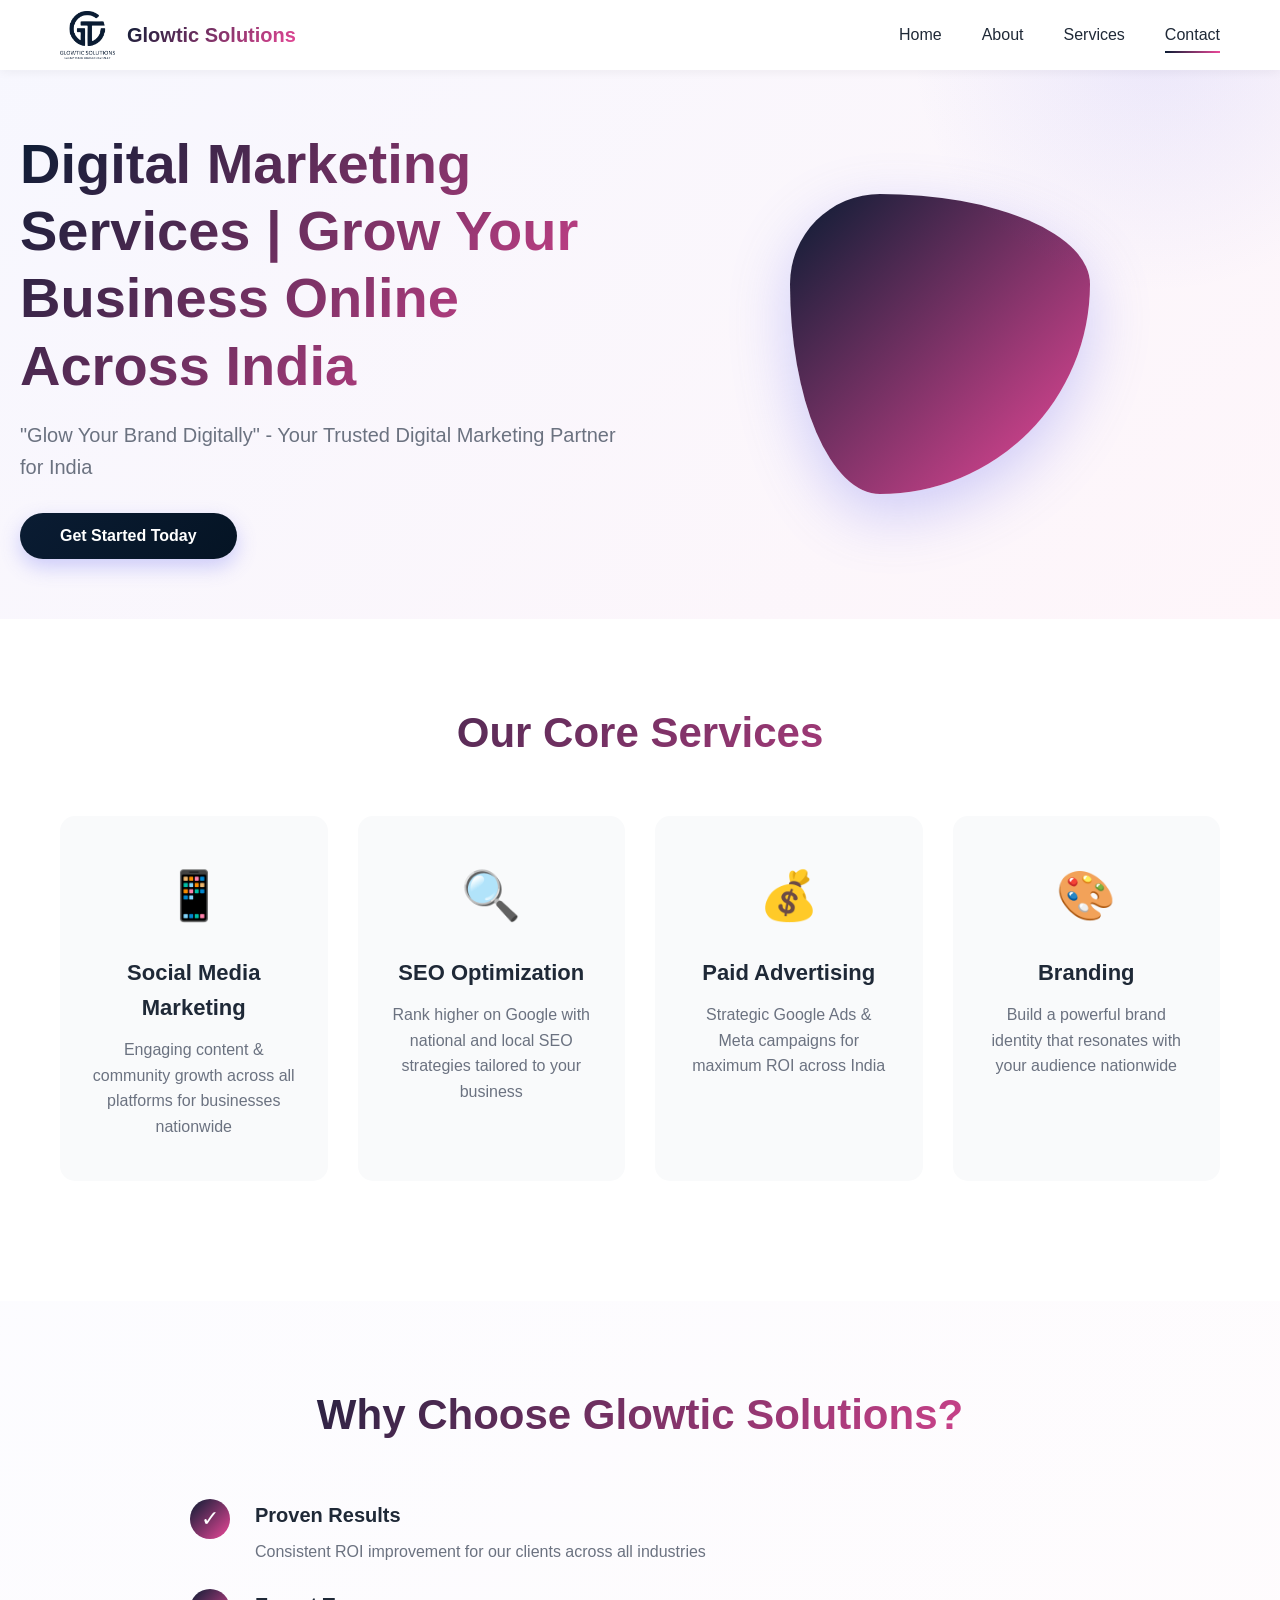
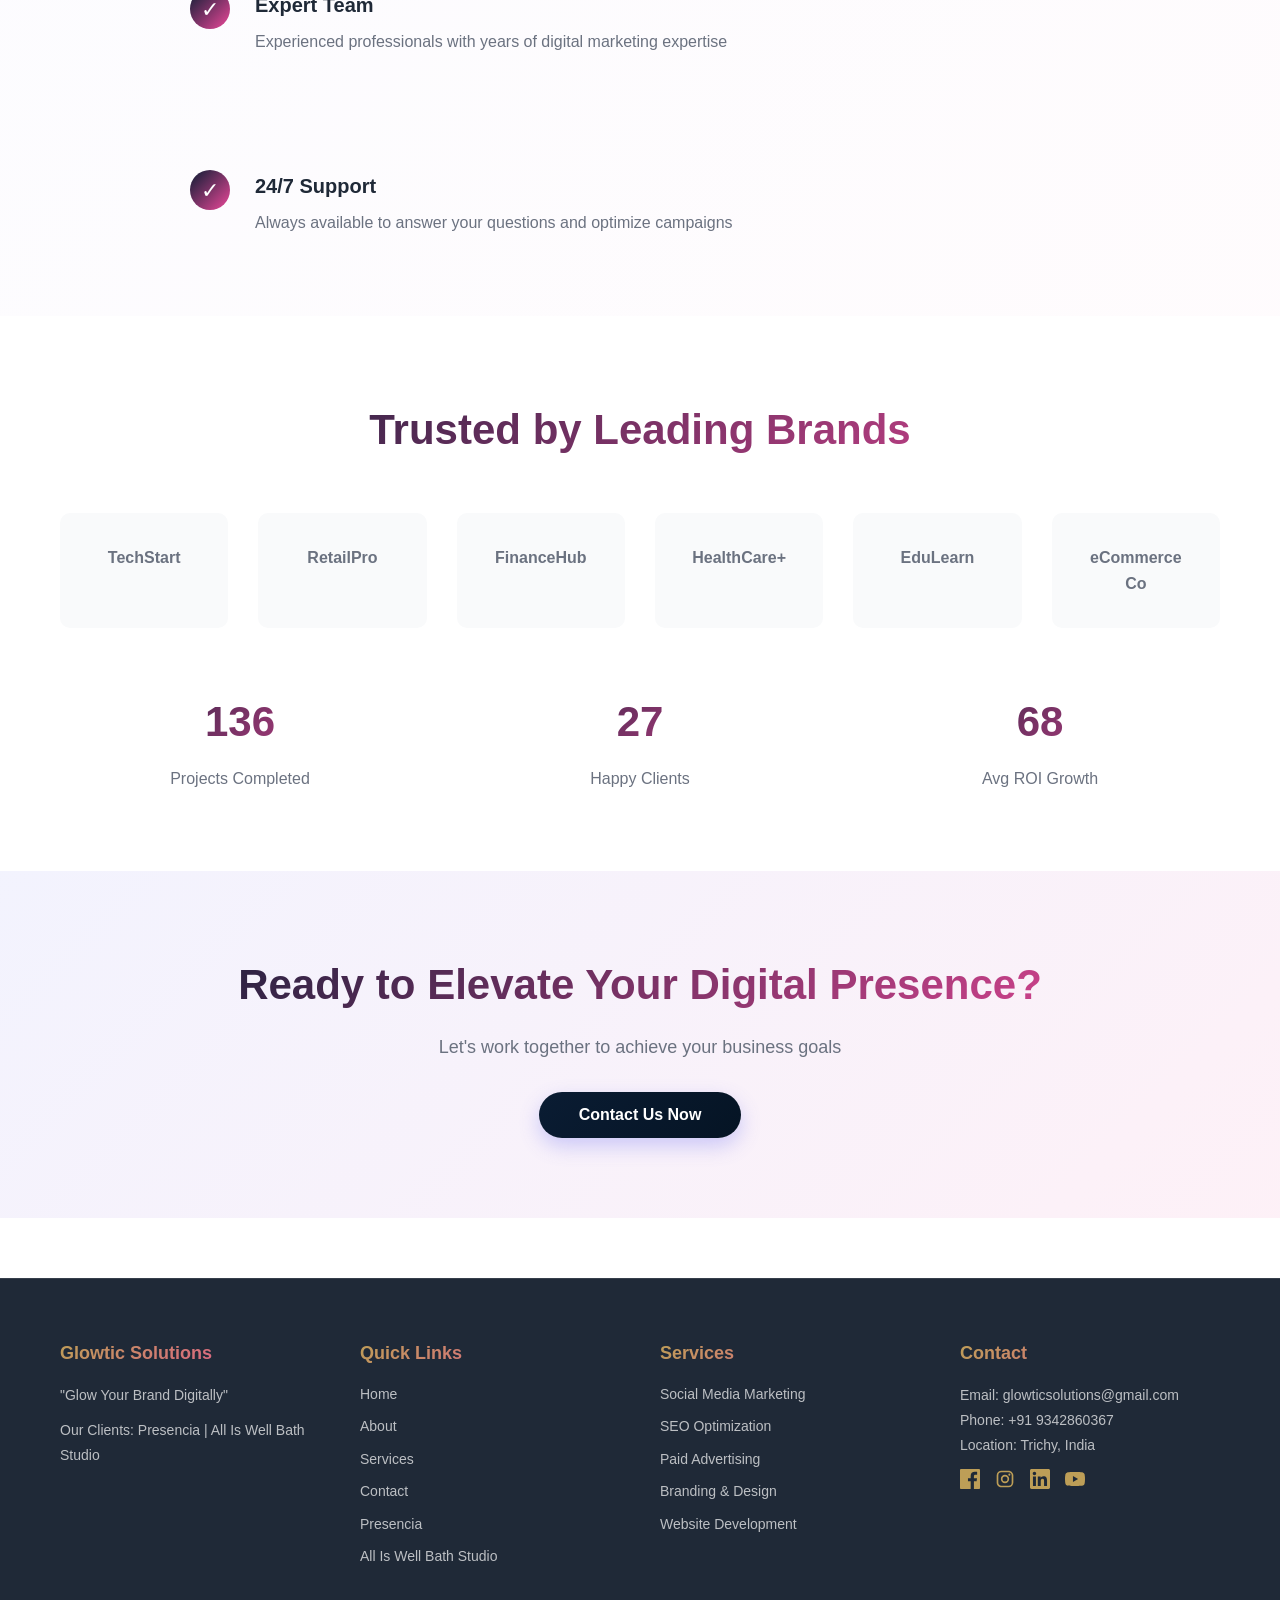
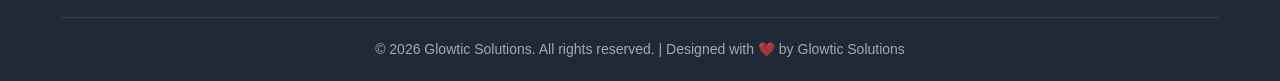
<file: index.html>
<!DOCTYPE html>
<html lang="en">
<head>
    <meta charset="UTF-8">
    <meta name="viewport" content="width=device-width, initial-scale=1.0">
    <title>Glowtic Solutions | Digital Marketing Company Across India & Tamil Nadu</title>
    <meta name="description" content="Glowtic Solutions - Premium Digital Marketing Agency in Tamil Nadu. Offer SEO, Social Media Marketing, Paid Advertising, Branding & Web Development for Trichy, Madurai, Chennai and across India. Get expert digital marketing services at affordable rates.">
    <meta name="keywords" content="digital marketing India, digital marketing services, digital marketing agency, digital marketing Tamil Nadu, digital marketing Trichy, digital marketing Madurai, digital marketing Chennai, best digital marketing company Trichy, digital marketing agency Madurai, SEO services Tamil Nadu, social media marketing Trichy, paid advertising Madurai, branding agency Chennai, web development Trichy, ad agency Tamil Nadu, digital marketing services near me">
    <meta name="geo.placename" content="Trichy, Madurai, Chennai, Tamil Nadu, India">
    <meta name="geo.region" content="IN-TN">
    <meta name="ICBM" content="10.8505,78.6955">
    <meta name="author" content="Glowtic Solutions">
    <meta name="robots" content="index, follow">
    
    <!-- JSON-LD Schema for Local Business SEO -->
    <script type="application/ld+json">
    {
        "@context": "https://schema.org",
        "@type": "LocalBusiness",
        "name": "Glowtic Solutions",
        "image": "GT_transpant_logo.png",
        "description": "Glowtic Solutions is a leading digital marketing agency serving Tamil Nadu and India. We offer SEO services, social media marketing, paid advertising, and branding solutions for businesses in Trichy, Madurai, Chennai, and across India.",
        "url": "https://glowticsolutions.com",
        "telephone": "+919342860367",
        "email": "glowticsolutions@gmail.com",
        "address": {
            "@type": "PostalAddress",
            "streetAddress": "Hanifa Colony",
            "addressLocality": "Trichy",
            "postalCode": "620020",
            "addressCountry": "IN"
        },
        "areaServed": [
            {
                "@type": "City",
                "name": "Trichy",
                "sameAs": "https://en.wikipedia.org/wiki/Tiruchirappalli"
            },
            {
                "@type": "City",
                "name": "Madurai",
                "sameAs": "https://en.wikipedia.org/wiki/Madurai"
            },
            {
                "@type": "City",
                "name": "Chennai",
                "sameAs": "https://en.wikipedia.org/wiki/Chennai"
            },
            {
                "@type": "City",
                "name": "Salem"
            },
            {
                "@type": "City",
                "name": "Coimbatore"
            },
            {
                "@type": "City",
                "name": "Tirunelveli"
            },
            {
                "@type": "City",
                "name": "Vellore"
            },
            {
                "@type": "Region",
                "name": "Tamil Nadu",
                "sameAs": "https://en.wikipedia.org/wiki/Tamil_Nadu"
            },
            {
                "@type": "Country",
                "name": "India"
            }
        ],
        "priceRange": "$$",
        "sameAs": [
            "https://www.facebook.com/glowtic.solutions",
            "https://www.instagram.com/glowtic_solutions",
            "https://www.linkedin.com/company/glowtic-solutions/",
            "https://www.youtube.com/@glowticsolutions"
        ],
        "aggregateRating": {
            "@type": "AggregateRating",
            "ratingValue": "4.8",
            "ratingCount": "150"
        },
        "service": [
            {
                "@type": "Service",
                "name": "SEO Optimization",
                "description": "SEO services to rank higher on Google and drive organic traffic"
            },
            {
                "@type": "Service",
                "name": "Social Media Marketing",
                "description": "Social media marketing services for engagement and community growth"
            },
            {
                "@type": "Service",
                "name": "Paid Advertising",
                "description": "Google Ads and Meta Ads management for maximum ROI"
            },
            {
                "@type": "Service",
                "name": "Branding",
                "description": "Brand strategy and design services"
            },
            {
                "@type": "Service",
                "name": "Website Development",
                "description": "Custom website development and optimization"
            }
        ]
    }
    </script>

    <!-- Open Graph Meta Tags for Social Sharing -->
    <meta property="og:title" content="Glowtic Solutions | Digital Marketing Company Across India & Tamil Nadu">
    <meta property="og:description" content="Leading digital marketing agency offering SEO, social media marketing, paid ads, and branding services across India and Tamil Nadu.">
    <meta property="og:type" content="business.business">
    <meta property="og:url" content="https://glowticsolutions.com">
    <meta property="og:image" content="GT_transpant_logo.png">
    
    <!-- Twitter Card Meta Tags -->
    <meta name="twitter:card" content="summary_large_image">
    <meta name="twitter:title" content="Glowtic Solutions | Digital Marketing Company Across India & Tamil Nadu">
    <meta name="twitter:description" content="Leading digital marketing agency offering SEO, social media marketing, paid ads, and branding services across India and Tamil Nadu.">
    <meta name="twitter:image" content="GT_transpant_logo.png">
    
    <!-- Canonical Tag for SEO -->
    <link rel="canonical" href="https://glowticsolutions.com">
    
    <!-- Alternate Language Links (hreflang) -->
    <link rel="alternate" hreflang="en" href="https://glowticsolutions.com">
    <link rel="alternate" hreflang="en-IN" href="https://glowticsolutions.com">
    
    <!-- Location-Specific Meta Tags -->
    <link rel="alternate" hreflang="x-default" href="https://glowticsolutions.com">

    <link rel="stylesheet" href="styles.css">
    <link rel="icon" type="image/x-icon" href="GT_transpant_logo.png">
</head>
<body>
    <!-- Navigation -->
    <nav class="navbar">
        <div class="nav-container">
            <div class="logo">
                <img src="GT_transpant_logo.png" alt="Glowtic Solutions Logo" class="logo-img">
                <span class="logo-text">Glowtic Solutions</span>
            </div>
            <div class="nav-menu">
                <a href="#home" class="nav-link active">Home</a>
                <a href="#about" class="nav-link">About</a>
                <a href="#services" class="nav-link">Services</a>
                <a href="#contact" class="nav-link">Contact</a>
            </div>
            <div class="hamburger">
                <span></span>
                <span></span>
                <span></span>
            </div>
        </div>
    </nav>

    <!-- HOME PAGE -->
    <section id="home" class="page active">
        <!-- Hero Section -->
        <div class="hero">
            <div class="hero-content">
                <h1 class="hero-title">Digital Marketing Services | Grow Your Business Online Across India</h1>
                <p class="hero-subtitle">"Glow Your Brand Digitally" - Your Trusted Digital Marketing Partner for India</p>
                <button class="cta-button primary-btn" onclick="scrollToSection('#contact')">Get Started Today</button>
            </div>
            <div class="hero-image">
                <div class="animated-shape"></div>
            </div>
        </div>

        <!-- Services Preview -->
        <section class="services-preview">
            <div class="container">
                <h2 class="section-title">Our Core Services</h2>
                <div class="services-grid-preview">
                    <div class="service-card-preview">
                        <div class="service-icon">📱</div>
                        <h3>Social Media Marketing</h3>
                        <p>Engaging content & community growth across all platforms for businesses nationwide</p>
                    </div>
                    <div class="service-card-preview">
                        <div class="service-icon">🔍</div>
                        <h3>SEO Optimization</h3>
                        <p>Rank higher on Google with national and local SEO strategies tailored to your business</p>
                    </div>
                    <div class="service-card-preview">
                        <div class="service-icon">💰</div>
                        <h3>Paid Advertising</h3>
                        <p>Strategic Google Ads & Meta campaigns for maximum ROI across India</p>
                    </div>
                    <div class="service-card-preview">
                        <div class="service-icon">🎨</div>
                        <h3>Branding</h3>
                        <p>Build a powerful brand identity that resonates with your audience nationwide</p>
                    </div>
                </div>
            </div>
        </section>

        <!-- Why Choose Us -->
        <section class="why-choose-us">
            <div class="container">
                <div class="why-content">
                    <h2 class="section-title">Why Choose Glowtic Solutions?</h2>
                    <div class="why-list">
                        <div class="why-item">
                            <div class="check-icon">✓</div>
                            <div class="why-text">
                                <h4>Proven Results</h4>
                                <p>Consistent ROI improvement for our clients across all industries</p>
                            </div>
                        </div>
                        <div class="why-item">
                            <div class="check-icon">✓</div>
                            <div class="why-text">
                                <h4>Expert Team</h4>
                                <p>Experienced professionals with years of digital marketing expertise</p>
                            </div>
                        </div>
                        <div class="why-item">
                            <div class="check-icon">✓</div>
                            <div class="why-text">
                                <h4>Data-Driven Approach</h4>
                                <p>Every strategy backed by analytics and performance metrics</p>
                            </div>
                        </div>
                        <div class="why-item">
                            <div class="check-icon">✓</div>
                            <div class="why-text">
                                <h4>24/7 Support</h4>
                                <p>Always available to answer your questions and optimize campaigns</p>
                            </div>
                        </div>
                    </div>
                </div>
            </div>
        </section>

        <!-- Client Trust Section -->
        <section class="client-trust">
            <div class="container">
                <h2 class="section-title">Trusted by Leading Brands</h2>
                <div class="client-logos">
                    <div class="client-logo">TechStart</div>
                    <div class="client-logo">RetailPro</div>
                    <div class="client-logo">FinanceHub</div>
                    <div class="client-logo">HealthCare+</div>
                    <div class="client-logo">EduLearn</div>
                    <div class="client-logo">eCommerce Co</div>
                </div>
                <div class="stats">
                    <div class="stat">
                        <h3>500+</h3>
                        <p>Projects Completed</p>
                    </div>
                    <div class="stat">
                        <h3>100+</h3>
                        <p>Happy Clients</p>
                    </div>
                    <div class="stat">
                        <h3>250%</h3>
                        <p>Avg ROI Growth</p>
                    </div>
                </div>
            </div>
        </section>

        <!-- Contact CTA -->
        <section class="home-contact-cta">
            <div class="container">
                <h2>Ready to Elevate Your Digital Presence?</h2>
                <p>Let's work together to achieve your business goals</p>
                <button class="cta-button primary-btn" onclick="scrollToSection('#contact')">Contact Us Now</button>
            </div>
        </section>
    </section>

    <!-- ABOUT PAGE -->
    <section id="about" class="page">
        <div class="container about-container">
            <h1 class="page-title">About Glowtic Solutions - Digital Marketing Across India </h1>
            <p class="page-subtitle">"Glow Your Brand Digitally"</p>
            
            <div class="about-content">
                <div class="about-section">
                    <h2>Who We Are</h2>
                    <p>Glowtic Solutions is a results-driven digital marketing agency dedicated to helping businesses grow across India. With a team of creative strategists, designers, and data analysts, we're a leading digital marketing company transforming brands and driving meaningful engagement with your target audience, whether you're based in Trichy, Chennai, Madurai, or anywhere else in India.</p>
                    <p>Founded with a passion for digital excellence, we combine cutting-edge technology with creative storytelling to deliver high-impact digital marketing campaigns that convert. Whether you need SEO services, social media marketing, paid ads, or branding - we serve businesses nationwide and are your trusted digital partner.</p>
                </div>

                <div class="about-section">
                    <h2>Our Mission</h2>
                    <p>To empower businesses of all sizes with innovative digital marketing solutions that drive growth, increase visibility, and maximize return on investment.</p>
                </div>

                <div class="about-section">
                    <h2>Our Vision</h2>
                    <p>To be the most trusted digital marketing partner for businesses seeking sustainable growth through strategic digital innovation and authentic customer engagement.</p>
                </div>

                <div class="about-section">
                    <h2>Our Core Values</h2>
                    <div class="values-grid">
                        <div class="value-card">
                            <h3>Integrity</h3>
                            <p>We believe in transparent communication and honest reporting</p>
                        </div>
                        <div class="value-card">
                            <h3>Innovation</h3>
                            <p>Constantly evolving to stay ahead of digital marketing trends</p>
                        </div>
                        <div class="value-card">
                            <h3>Excellence</h3>
                            <p>Delivering exceptional results that exceed expectations</p>
                        </div>
                        <div class="value-card">
                            <h3>Collaboration</h3>
                            <p>Your success is our success - we work as true partners</p>
                        </div>
                    </div>
                </div>

                <div class="about-section">
                    <h2>Our Expertise</h2>
                    <p>We specialize in:</p>
                    <ul class="expertise-list">
                        <li>Social Media Marketing & Community Management</li>
                        <li>SEO & Organic Growth Strategies</li>
                        <li>Performance Advertising (Google Ads, Meta Ads)</li>
                        <li>Brand Development & Strategy</li>
                        <li>Website Development & Optimization</li>
                        <li>Content Creation & Strategy</li>
                    </ul>
                </div>
            </div>
        </div>
    </section>

    <!-- SERVICES PAGE -->
    <section id="services" class="page">
        <div class="container services-container">
            <h1 class="page-title">Digital Marketing Services Across India</h1>
            <p class="services-intro">Comprehensive digital marketing solutions tailored to your business needs. From SEO to paid advertising, we offer complete digital marketing services for all businesses across India, including Trichy, Chennai, Madurai, and more.</p>
            
            <div class="services-full-grid">
                <!-- SEO Service -->
                <div class="service-full-card">
                    <div class="service-header">
                        <div class="service-large-icon">🔍</div>
                        <h2>SEO Optimization Services</h2>
                    </div>
                    <div class="service-body">
                        <h3>SEO Services - Rank Higher on Google</h3>
                        <p>Our SEO experts ensure your website ranks high on search engines, driving quality organic traffic to your business. We specialize in both national and local SEO for businesses across India, including Trichy, Madurai, and Chennai.</p>
                        <h4>What We Offer:</h4>
                        <ul>
                            <li>Comprehensive keyword research & strategy</li>
                            <li>On-page & technical SEO optimization</li>
                            <li>Link building & authority development</li>
                            <li>Monthly performance reporting & analytics</li>
                            <li>Competitor analysis & benchmarking</li>
                        </ul>
                        <h4>Why Choose Our SEO Service:</h4>
                        <ul>
                            <li>Proven track record of page 1 rankings</li>
                            <li>Sustainable, white-hat SEO practices</li>
                            <li>Custom strategies for your industry</li>
                            <li>Transparent reporting and communication</li>
                        </ul>
                    </div>
                </div>

                <!-- Social Media Marketing Service -->
                <div class="service-full-card">
                    <div class="service-header">
                        <div class="service-large-icon">📱</div>
                        <h2>Social Media Marketing Services</h2>
                    </div>
                    <div class="service-body">
                        <h3>Social Media Marketing - Build Your Online Community</h3>
                        <p>We create engaging content and build authentic communities across all major social platforms. Our social media marketing services help businesses across India connect with their audience and grow their brands.</p>
                        <h4>What We Offer:</h4>
                        <ul>
                            <li>Social media strategy & planning</li>
                            <li>Content creation & scheduling</li>
                            <li>Community management & engagement</li>
                            <li>Influencer partnerships & collaborations</li>
                            <li>Social media advertising campaigns</li>
                        </ul>
                        <h4>Why Choose Our Social Media Service:</h4>
                        <ul>
                            <li>Expert team across all major platforms</li>
                            <li>Data-driven content strategy</li>
                            <li>Consistent brand voice & aesthetics</li>
                            <li>Engagement & follower growth guaranteed</li>
                        </ul>
                    </div>
                </div>

                <!-- Paid Advertising Service -->
                <div class="service-full-card">
                    <div class="service-header">
                        <div class="service-large-icon">💰</div>
                        <h2>Paid Advertising (PPC) Agency</h2>
                    </div>
                    <div class="service-body">
                        <h3>Paid Advertising - Quick Results for Your Business</h3>
                        <p>Strategic paid campaign management on Google Ads and Meta platforms for maximum conversion and efficiency. As a leading ad agency across India, we deliver measurable ROI for your campaigns, whether you're in Trichy, Chennai, or anywhere in the country.</p>
                        <h4>What We Offer:</h4>
                        <ul>
                            <li>Google Ads (Search, Display, Shopping)</li>
                            <li>Meta Ads (Facebook, Instagram, TikTok)</li>
                            <li>Campaign setup, optimization & management</li>
                            <li>A/B testing & continuous improvement</li>
                            <li>Detailed ROI tracking & reporting</li>
                        </ul>
                        <h4>Why Choose Our Paid Ads Service:</h4>
                        <ul>
                            <li>Certified Google & Meta ads specialists</li>
                            <li>Budget optimization for maximum ROI</li>
                            <li>Continuous monitoring & adjustment</li>
                            <li>Transparent cost analysis & performance metrics</li>
                        </ul>
                    </div>
                </div>

                <!-- Branding Service -->
                <div class="service-full-card">
                    <div class="service-header">
                        <div class="service-large-icon">🎨</div>
                        <h2>Branding & Design Services</h2>
                    </div>
                    <div class="service-body">
                        <h3>Branding Services - Stand Out in Your Market</h3>
                        <p>We help businesses across India create a distinctive brand that resonates with their audience and stands out from competitors. Our branding agency builds powerful brand identities that work nationwide.</p>
                        <h4>What We Offer:</h4>
                        <ul>
                            <li>Brand strategy & positioning</li>
                            <li>Logo design & brand identity</li>
                            <li>Brand guidelines & style sheets</li>
                            <li>Marketing collateral design</li>
                            <li>Social media graphics & templates</li>
                        </ul>
                        <h4>Why Choose Our Branding Service:</h4>
                        <ul>
                            <li>Award-winning creative team</li>
                            <li>Personalized brand development</li>
                            <li>Consistent professional aesthetics</li>
                            <li>Premium designs that elevate your business</li>
                        </ul>
                    </div>
                </div>

                <!-- Website Development Service -->
                <div class="service-full-card">
                    <div class="service-header">
                        <div class="service-large-icon">🌐</div>
                        <h2>Website Development Services</h2>
                    </div>
                    <div class="service-body">
                        <h3>Professional Web Solutions - Websites That Convert</h3>
                        <p>Custom website development with conversion optimization for businesses across India. We build high-performance websites that work as hard as you do, serving clients from Trichy to Delhi and beyond.</p>
                        <h4>What We Offer:</h4>
                        <ul>
                            <li>Responsive website design & development</li>
                            <li>E-commerce solutions</li>
                            <li>Website optimization & speed enhancement</li>
                            <li>CMS development (WordPress, etc.)</li>
                            <li>Ongoing maintenance & support</li>
                        </ul>
                        <h4>Why Choose Our Web Development Service:</h4>
                        <ul>
                            <li>Mobile-first, responsive design</li>
                            <li>SEO-optimized structure</li>
                            <li>High-performance & secure sites</li>
                            <li>User experience focused development</li>
                        </ul>
                    </div>
                </div>
            </div>

            <div class="service-cta">
                <h2>Interested in Any of Our Services?</h2>
                <p>Let's discuss how we can help grow your business</p>
                <button class="cta-button primary-btn" onclick="scrollToSection('#contact')">Schedule a Consultation</button>
            </div>
        </div>
    </section>

    <!-- CONTACT PAGE -->
    <section id="contact" class="page">
        <div class="container contact-container">
            <h1 class="page-title">Get In Touch - We Serve Businesses Across India</h1>
            <p class="contact-intro">We'd love to hear from you. Send us a message and let's start working together! We serve businesses across India, including Trichy, Chennai, Madurai, and beyond.</p>
            
            <div class="contact-content">
                <!-- Contact Form -->
                <div class="contact-form-section">
                    <h2>Send Us a Message</h2>
                    <form id="contactForm" class="contact-form">
                        <div class="form-group">
                            <label for="name">Your Name *</label>
                            <input type="text" id="name" name="name" required placeholder="Enter your name">
                        </div>
                        <div class="form-group">
                            <label for="email">Email Address *</label>
                            <input type="email" id="email" name="email" required placeholder="your@email.com">
                        </div>
                        <div class="form-group">
                            <label for="phone">Phone Number</label>
                            <input type="tel" id="phone" name="phone" placeholder="Your phone number">
                        </div>
                        <div class="form-group">
                            <label for="service">Service Interested In</label>
                            <select id="service" name="service">
                                <option value="">Select a service</option>
                                <option value="seo">SEO Optimization</option>
                                <option value="social">Social Media Marketing</option>
                                <option value="ads">Paid Advertising</option>
                                <option value="branding">Branding</option>
                                <option value="web">Website Development</option>
                                <option value="other">Other</option>
                            </select>
                        </div>
                        <div class="form-group">
                            <label for="message">Message *</label>
                            <textarea id="message" name="message" required placeholder="Tell us about your project..." rows="6"></textarea>
                        </div>
                        <button type="submit" class="cta-button primary-btn">Send Message</button>
                    </form>
                    <div id="formMessage" class="form-message"></div>
                </div>

                <!-- Contact Information -->
                <div class="contact-info-section">
                    <h2>Contact Information</h2>
                    
                    <div class="info-block">
                        <h3>📍 Address</h3>
                        <p>Hanifa Colony<br>Trichy - 620020<br>India</p>
                    </div>

                    <div class="info-block follow-us-block">
                        <h3>Follow Us</h3>
                        <div class="contact-follow-social">
                            <a href="https://www.facebook.com/glowtic.solutions" target="_blank" rel="noopener noreferrer" aria-label="Facebook">
                                <svg viewBox="0 0 24 24" xmlns="http://www.w3.org/2000/svg" aria-hidden="true"><path d="M22.675 0h-21.35C.595 0 0 .594 0 1.327v21.346C0 23.406.595 24 1.327 24H12.82V14.706h-3.257v-3.622h3.257V8.413c0-3.226 1.967-4.985 4.839-4.985 1.374 0 2.554.102 2.897.148v3.36l-1.989.001c-1.559 0-1.861.742-1.861 1.829v2.398h3.722l-.485 3.622h-3.237V24h6.342C23.406 24 24 23.406 24 22.673V1.327C24 .594 23.406 0 22.675 0z"/></svg>
                            </a>
                            <a href="https://www.instagram.com/glowtic_solutions?igsh=cTlsbG9wbXFubDA5" target="_blank" rel="noopener noreferrer" aria-label="Instagram">
                                <svg viewBox="0 0 24 24" fill="currentColor" xmlns="http://www.w3.org/2000/svg" aria-hidden="true"><path d="M7.8 2h8.4C19.4 2 22 4.6 22 7.8v8.4a5.8 5.8 0 0 1-5.8 5.8H7.8C4.6 22 2 19.4 2 16.2V7.8A5.8 5.8 0 0 1 7.8 2m-.2 2A3.6 3.6 0 0 0 4 7.6v8.8C4 18.39 5.61 20 7.6 20h8.8a3.6 3.6 0 0 0 3.6-3.6V7.6C20 5.61 18.39 4 16.4 4H7.6m9.65 1.5a1.25 1.25 0 0 1 1.25 1.25A1.25 1.25 0 0 1 17.25 8 1.25 1.25 0 0 1 16 6.75 1.25 1.25 0 0 1 17.25 5.5M12 7a5 5 0 0 1 5 5 5 5 0 0 1-5 5 5 5 0 0 1-5-5 5 5 0 0 1 5-5m0 2a3 3 0 0 0-3 3 3 3 0 0 0 3 3 3 3 0 0 0 3-3 3 3 0 0 0-3-3z"/></svg>
                            </a>
                            <a href="https://www.linkedin.com/company/glowtic-solutions/" target="_blank" rel="noopener noreferrer" aria-label="LinkedIn">
                                <svg viewBox="0 0 24 24" xmlns="http://www.w3.org/2000/svg" aria-hidden="true"><path d="M20.447 20.452h-3.554v-5.569c0-1.329-.024-3.041-1.852-3.041-1.853 0-2.136 1.445-2.136 2.941v5.669h-3.553V9h3.414v1.561h.049c.476-.9 1.637-1.852 3.369-1.852 3.602 0 4.267 2.37 4.267 5.456v6.287zM5.337 7.433c-1.144 0-2.069-.929-2.069-2.069 0-1.143.926-2.069 2.069-2.069 1.141 0 2.069.926 2.069 2.069 0 1.14-.928 2.069-2.069 2.069zm1.777 13.019H3.56V9h3.554v11.452zM22.225 0H1.771C.792 0 0 .774 0 1.727v20.545C0 23.226.792 24 1.771 24h20.451C23.2 24 24 23.226 24 22.273V1.727C24 .774 23.2 0 22.225 0z"/></svg>
                            </a>
                            <a href="https://www.youtube.com/@glowticsolutions" target="_blank" rel="noopener noreferrer" aria-label="YouTube">
                                <svg viewBox="0 0 24 24" xmlns="http://www.w3.org/2000/svg" aria-hidden="true"><path d="M23.498 6.186a2.988 2.988 0 0 0-2.103-2.109C19.683 3.5 12 3.5 12 3.5s-7.683 0-9.395.577A2.988 2.988 0 0 0 .502 6.186 31.956 31.956 0 0 0 0 12a31.956 31.956 0 0 0 .502 5.814 2.988 2.988 0 0 0 2.103 2.109C4.317 20.5 12 20.5 12 20.5s7.683 0 9.395-.577a2.988 2.988 0 0 0 2.103-2.109A31.956 31.956 0 0 0 24 12a31.956 31.956 0 0 0-.502-5.814zM9.545 15.568V8.432l6.182 3.568-6.182 3.568z"/></svg>
                            </a>
                        </div>
                    </div>

                    <div class="info-block">
                        <h3>📧 Email</h3>
                        <p><a href="mailto:glowticsolutions@gmail.com">glowticsolutions@gmail.com</a></p>
                    </div>

                    <div class="info-block">
                        <h3>📞 Phone</h3>
                        <p><a href="tel:+919342860367">+91 9342860367</a></p>
                    </div>

                    <div class="info-block highlight">
                        <h3>💬 WhatsApp Business</h3>
                        <p><a href="https://wa.me/919342860367?text=Hi%20Glowtic%20Solutions%2C%20I%20would%20like%20to%20know%20more%20about%20your%20services" target="_blank" class="whatsapp-link">Message us on WhatsApp</a></p>
                    </div>
                </div>
                </div>
            </div>
        </div>
    </section>

    <!-- Footer -->
    <footer class="footer">
        <div class="container">
            <div class="footer-content">
                <div class="footer-section">
                    <h4>Glowtic Solutions</h4>
                    <p>"Glow Your Brand Digitally"</p>
                    <p>Our Clients: <a href="presencia.html">Presencia</a> | <a href="all-is-well.html">All Is Well Bath Studio</a></p>
                </div>
                <div class="footer-section">
                    <h4>Quick Links</h4>
                    <ul>
                        <li><a href="#home">Home</a></li>
                        <li><a href="#about">About</a></li>
                        <li><a href="#services">Services</a></li>
                        <li><a href="#contact">Contact</a></li>
                        <li><a href="presencia.html">Presencia</a></li>
                        <li><a href="all-is-well.html">All Is Well Bath Studio</a></li>
                    </ul>
                </div>
                <div class="footer-section">
                    <h4>Services</h4>
                    <ul>
                        <li>Social Media Marketing</li>
                        <li>SEO Optimization</li>
                        <li>Paid Advertising</li>
                        <li>Branding & Design</li>
                        <li>Website Development</li>
                    </ul>
                </div>
                <div class="footer-section">
                    <h4>Contact</h4>
                    <p>Email: glowticsolutions@gmail.com<br>Phone: +91 9342860367<br>Location: Trichy, India</p>
                    <div class="footer-social footer-social-inline">
                        <a href="https://www.facebook.com/glowtic.solutions" target="_blank" rel="noopener noreferrer" aria-label="Facebook">
                            <svg viewBox="0 0 24 24" xmlns="http://www.w3.org/2000/svg" aria-hidden="true"><path d="M22.675 0h-21.35C.595 0 0 .594 0 1.327v21.346C0 23.406.595 24 1.327 24H12.82V14.706h-3.257v-3.622h3.257V8.413c0-3.226 1.967-4.985 4.839-4.985 1.374 0 2.554.102 2.897.148v3.36l-1.989.001c-1.559 0-1.861.742-1.861 1.829v2.398h3.722l-.485 3.622h-3.237V24h6.342C23.406 24 24 23.406 24 22.673V1.327C24 .594 23.406 0 22.675 0z"/></svg>
                        </a>
                        <a href="https://www.instagram.com/glowtic_solutions?igsh=cTlsbG9wbXFubDA5" target="_blank" rel="noopener noreferrer" aria-label="Instagram">
                            <svg viewBox="0 0 24 24" fill="currentColor" xmlns="http://www.w3.org/2000/svg" aria-hidden="true"><path d="M7.8 2h8.4C19.4 2 22 4.6 22 7.8v8.4a5.8 5.8 0 0 1-5.8 5.8H7.8C4.6 22 2 19.4 2 16.2V7.8A5.8 5.8 0 0 1 7.8 2m-.2 2A3.6 3.6 0 0 0 4 7.6v8.8C4 18.39 5.61 20 7.6 20h8.8a3.6 3.6 0 0 0 3.6-3.6V7.6C20 5.61 18.39 4 16.4 4H7.6m9.65 1.5a1.25 1.25 0 0 1 1.25 1.25A1.25 1.25 0 0 1 17.25 8 1.25 1.25 0 0 1 16 6.75 1.25 1.25 0 0 1 17.25 5.5M12 7a5 5 0 0 1 5 5 5 5 0 0 1-5 5 5 5 0 0 1-5-5 5 5 0 0 1 5-5m0 2a3 3 0 0 0-3 3 3 3 0 0 0 3 3 3 3 0 0 0 3-3 3 3 0 0 0-3-3z"/></svg>
                        </a>
                        <a href="https://www.linkedin.com/company/glowtic-solutions/" target="_blank" rel="noopener noreferrer" aria-label="LinkedIn">
                            <svg viewBox="0 0 24 24" xmlns="http://www.w3.org/2000/svg" aria-hidden="true"><path d="M20.447 20.452h-3.554v-5.569c0-1.329-.024-3.041-1.852-3.041-1.853 0-2.136 1.445-2.136 2.941v5.669h-3.553V9h3.414v1.561h.049c.476-.9 1.637-1.852 3.369-1.852 3.602 0 4.267 2.37 4.267 5.456v6.287zM5.337 7.433c-1.144 0-2.069-.929-2.069-2.069 0-1.143.926-2.069 2.069-2.069 1.141 0 2.069.926 2.069 2.069 0 1.14-.928 2.069-2.069 2.069zm1.777 13.019H3.56V9h3.554v11.452zM22.225 0H1.771C.792 0 0 .774 0 1.727v20.545C0 23.226.792 24 1.771 24h20.451C23.2 24 24 23.226 24 22.273V1.727C24 .774 23.2 0 22.225 0z"/></svg>
                        </a>
                        <a href="https://www.youtube.com/@glowticsolutions" target="_blank" rel="noopener noreferrer" aria-label="YouTube">
                            <svg viewBox="0 0 24 24" xmlns="http://www.w3.org/2000/svg" aria-hidden="true"><path d="M23.498 6.186a2.988 2.988 0 0 0-2.103-2.109C19.683 3.5 12 3.5 12 3.5s-7.683 0-9.395.577A2.988 2.988 0 0 0 .502 6.186 31.956 31.956 0 0 0 0 12a31.956 31.956 0 0 0 .502 5.814 2.988 2.988 0 0 0 2.103 2.109C4.317 20.5 12 20.5 12 20.5s7.683 0 9.395-.577a2.988 2.988 0 0 0 2.103-2.109A31.956 31.956 0 0 0 24 12a31.956 31.956 0 0 0-.502-5.814zM9.545 15.568V8.432l6.182 3.568-6.182 3.568z"/></svg>
                        </a>
                    </div>
                </div>
            </div>
            <div class="footer-bottom">
                <p>&copy; 2026 Glowtic Solutions. All rights reserved. | Designed with ❤️ by Glowtic Solutions</p>
            </div>
        </div>
    </footer>

    <script src="script.js"></script>
</body>
</html>
</file>
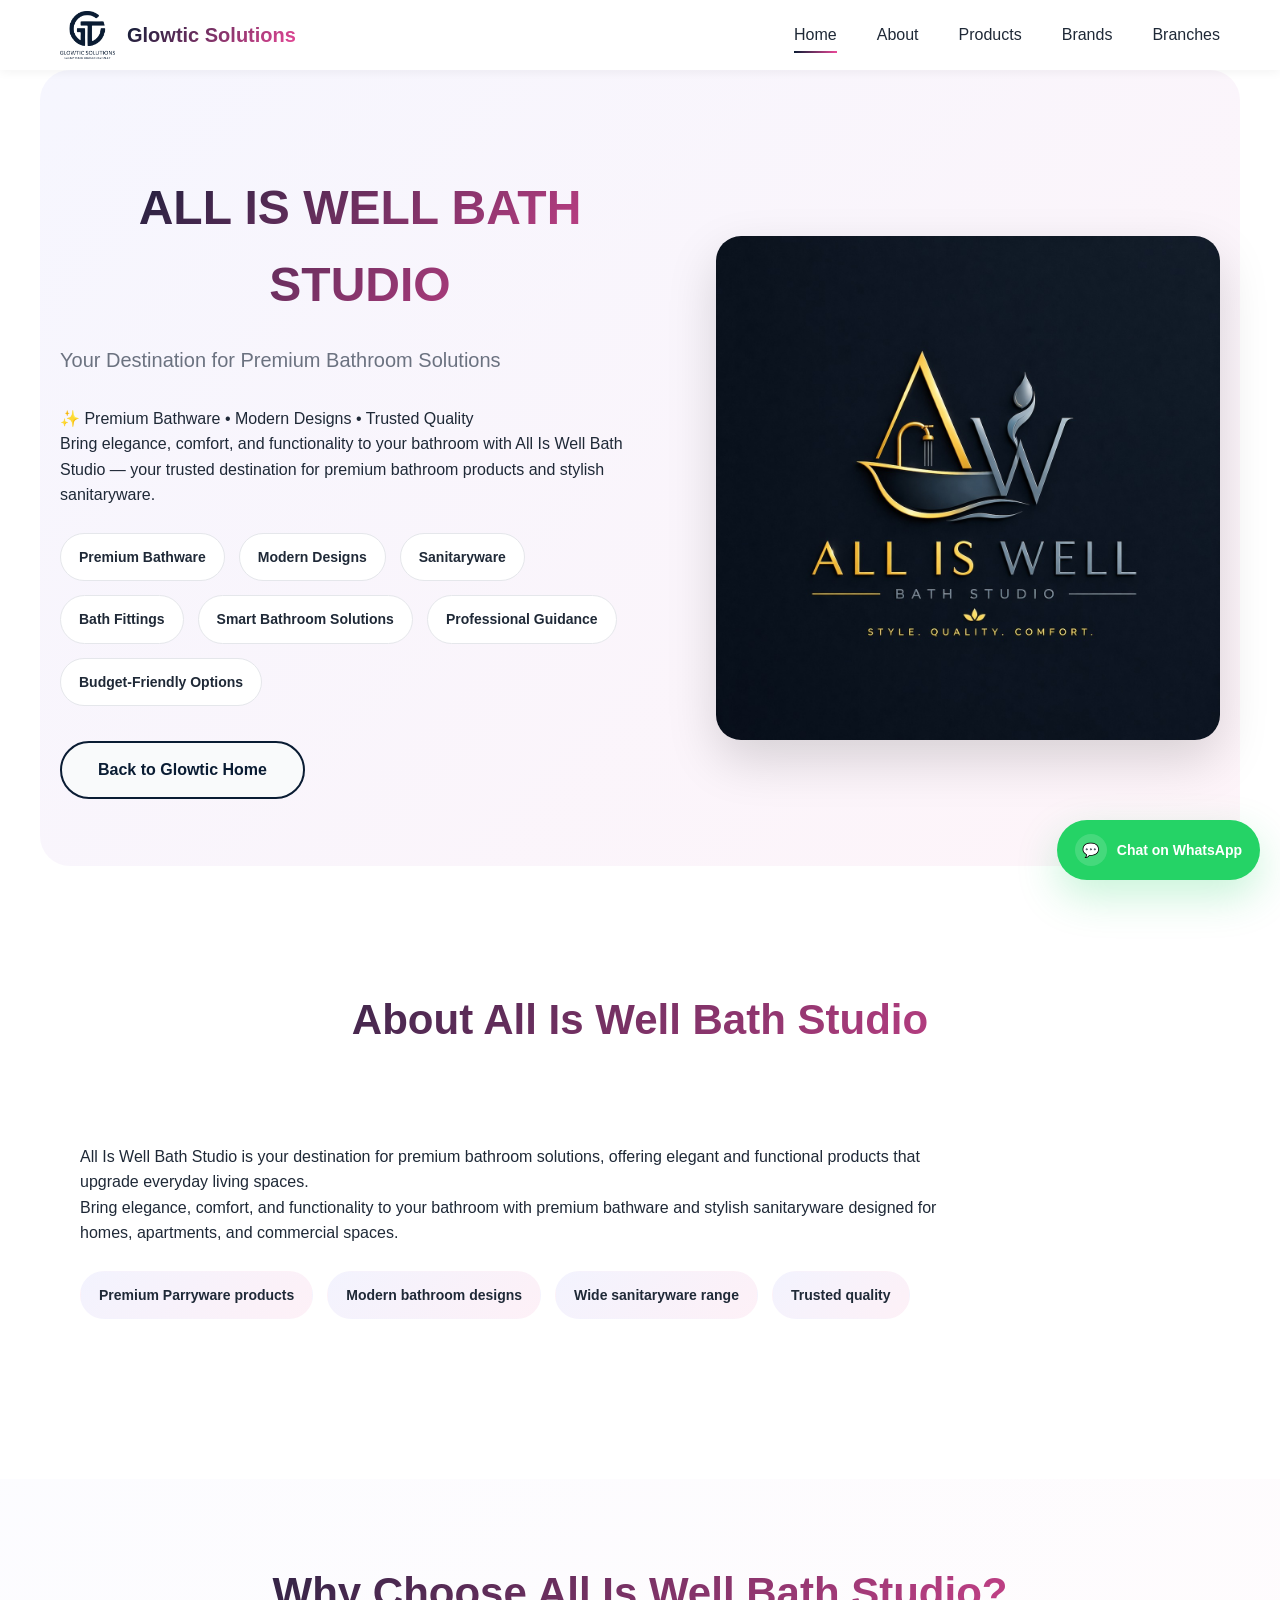
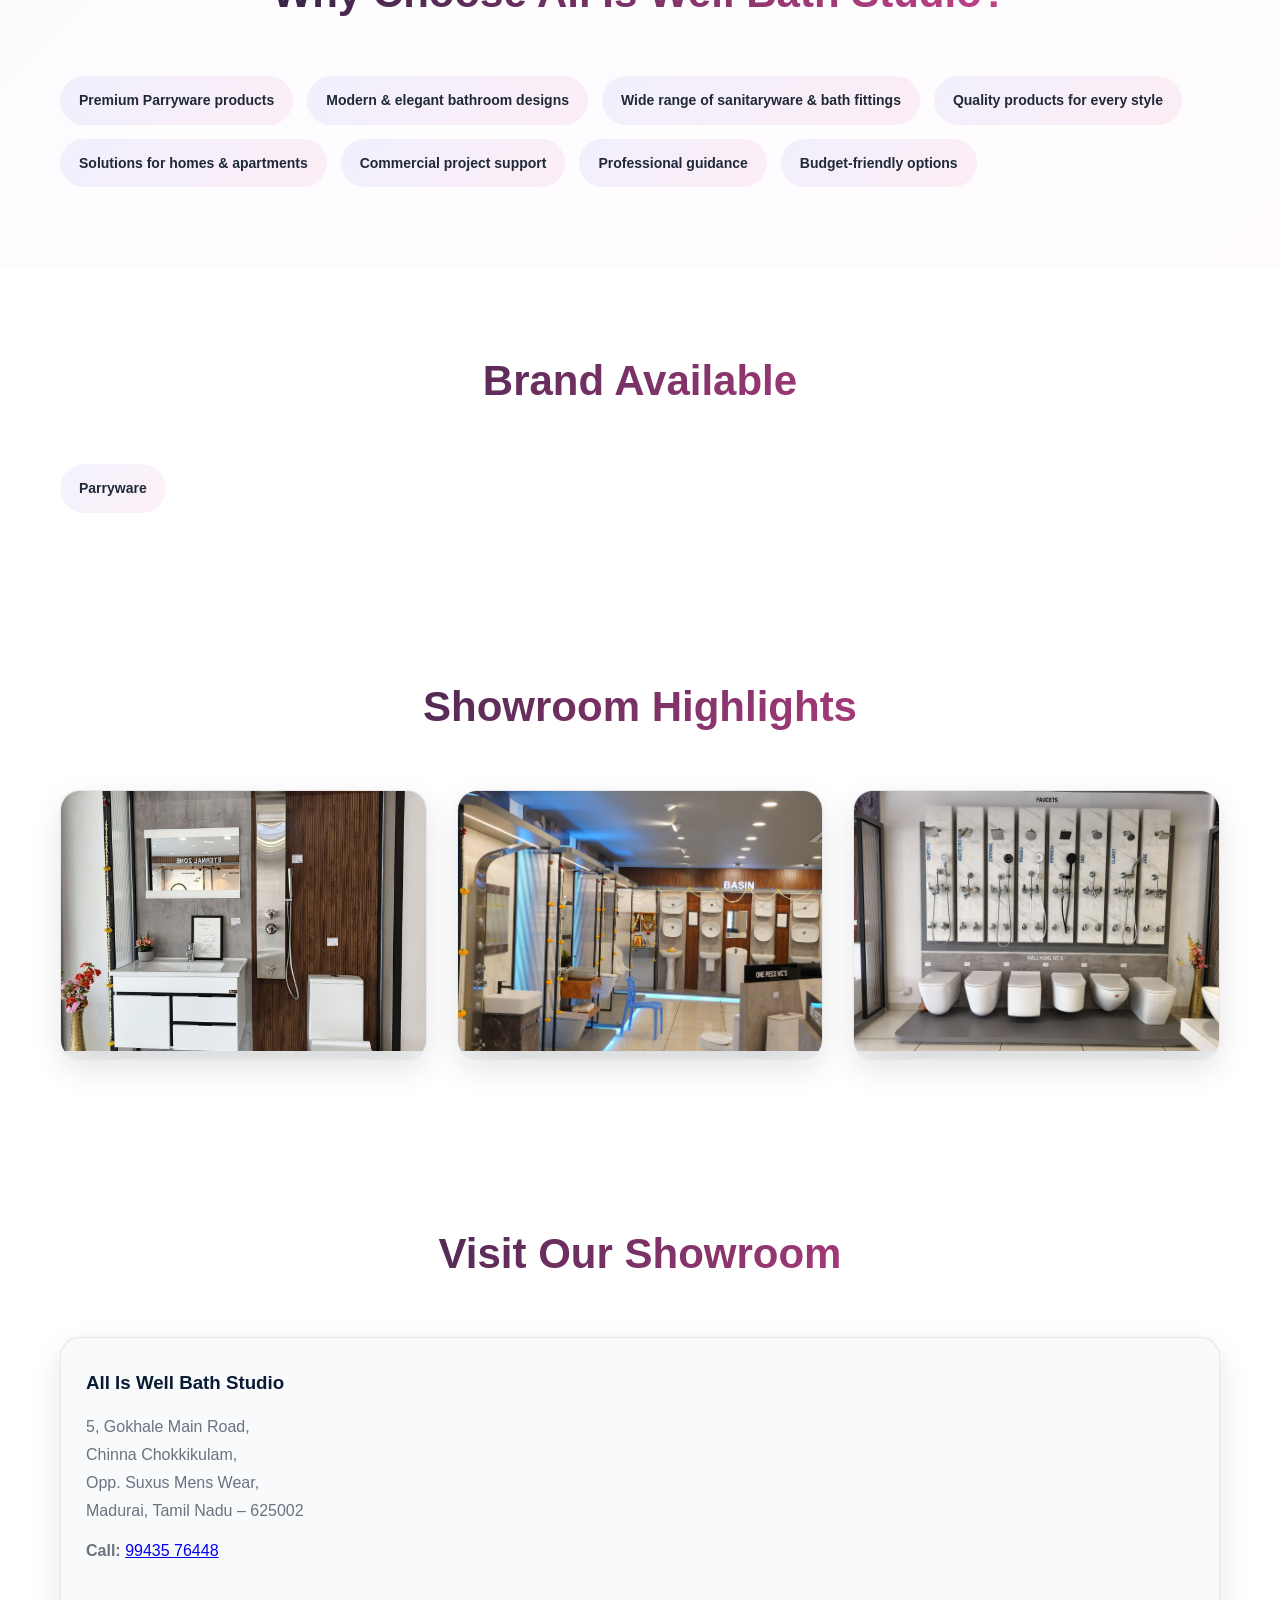
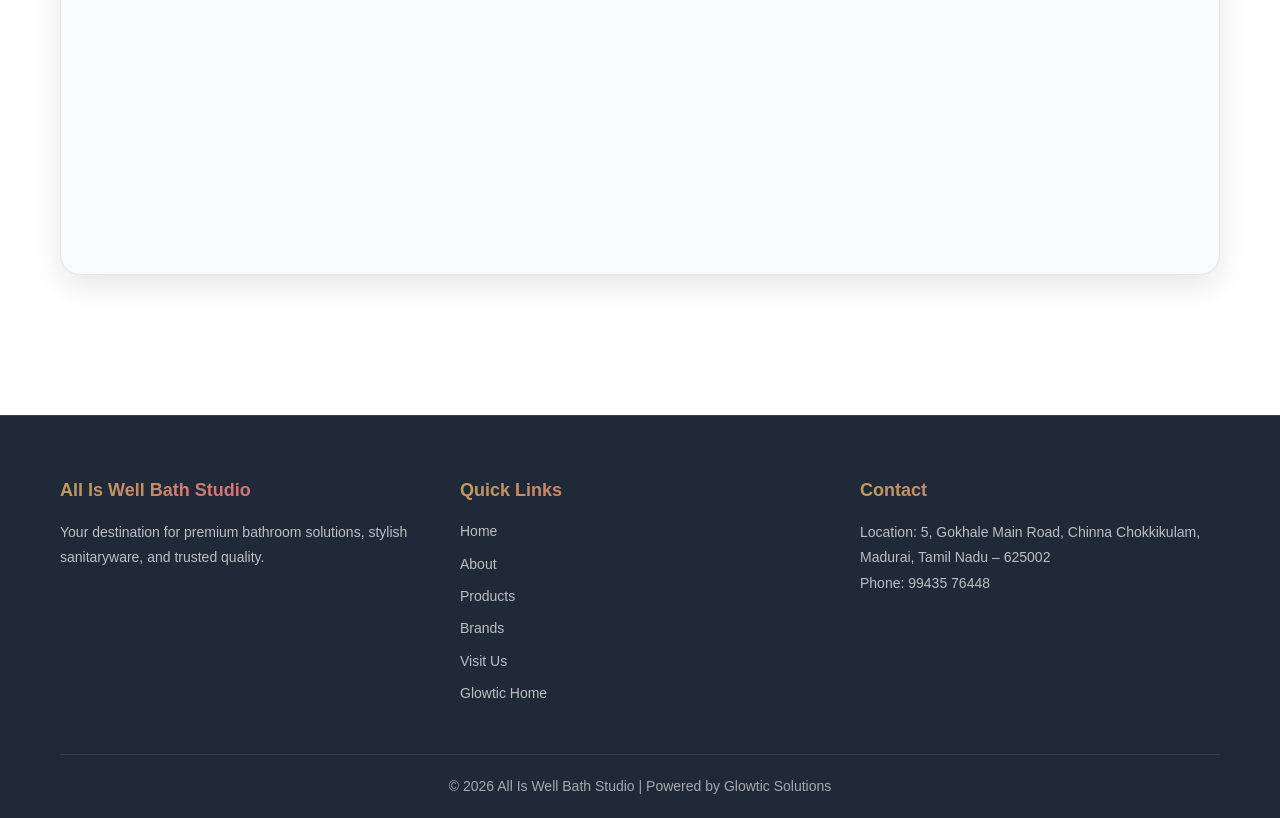
<file: all-is-well.html>
<!DOCTYPE html>
<html lang="en">
<head>
    <!-- Google tag (gtag.js) -->
    <script async src="https://www.googletagmanager.com/gtag/js?id=AW-17692422627"></script>
    <script>
      window.dataLayer = window.dataLayer || [];
      function gtag(){dataLayer.push(arguments);}
      gtag('js', new Date());
      gtag('config', 'AW-17692422627');
    </script>

    <meta charset="UTF-8">
    <meta name="viewport" content="width=device-width, initial-scale=1.0">
    <title>All Is Well Bath Studio | Premium Bathroom Solutions</title>
    <meta name="description" content="All Is Well Bath Studio is your destination for premium bathroom solutions in Madurai, offering Parryware products, modern designs, and trusted quality for stylish bathrooms.">
    <meta name="robots" content="index, follow">
    <link rel="stylesheet" href="styles.css">
    <link rel="icon" type="image/x-icon" href="GT_transpant_logo.png">
</head>
<body>
    <nav class="navbar">
        <div class="nav-container">
            <div class="logo">
                <img src="GT_transpant_logo.png" alt="Glowtic Solutions Logo" class="logo-img">
                <span class="logo-text">Glowtic Solutions</span>
            </div>
            <div class="nav-menu">
                <a href="#home" class="nav-link active">Home</a>
                <a href="#about" class="nav-link">About</a>
                <a href="#products" class="nav-link">Products</a>
                <a href="#brands" class="nav-link">Brands</a>
                <a href="#branches" class="nav-link">Branches</a>
            </div>
            <div class="hamburger">
                <span></span>
                <span></span>
                <span></span>
            </div>
        </div>
    </nav>

    <section id="home" class="page active">
        <div class="client-hero container">
            <div class="hero-content">
                <h1 class="page-title">ALL IS WELL BATH STUDIO</h1>
                <p class="hero-subtitle">Your Destination for Premium Bathroom Solutions</p>
                <p>✨ Premium Bathware • Modern Designs • Trusted Quality</p>
                <p>Bring elegance, comfort, and functionality to your bathroom with All Is Well Bath Studio — your trusted destination for premium bathroom products and stylish sanitaryware.</p>
                <div class="client-chips">
                    <span class="client-chip">Premium Bathware</span>
                    <span class="client-chip">Modern Designs</span>
                    <span class="client-chip">Sanitaryware</span>
                    <span class="client-chip">Bath Fittings</span>
                    <span class="client-chip">Smart Bathroom Solutions</span>
                    <span class="client-chip">Professional Guidance</span>
                    <span class="client-chip">Budget-Friendly Options</span>
                </div>
                <div class="client-footer-cta">
                    <a href="index.html" class="cta-button secondary-btn">Back to Glowtic Home</a>
                </div>
            </div>
            <div class="hero-image">
                <img src="assets/all_is_well/ALL_IS_WELL_LOGO.jpeg" alt="All Is Well Bath Studio logo" class="client-banner-image">
            </div>
        </div>
    </section>

    <section id="about" class="services-preview">
        <div class="container">
            <h2 class="section-title">About All Is Well Bath Studio</h2>
            <div class="about-container">
                <div class="about-content">
                    <p>All Is Well Bath Studio is your destination for premium bathroom solutions, offering elegant and functional products that upgrade everyday living spaces.</p>
                    <p>Bring elegance, comfort, and functionality to your bathroom with premium bathware and stylish sanitaryware designed for homes, apartments, and commercial spaces.</p>
                    <div class="brands-list">
                        <span class="brand-pill">Premium Parryware products</span>
                        <span class="brand-pill">Modern bathroom designs</span>
                        <span class="brand-pill">Wide sanitaryware range</span>
                        <span class="brand-pill">Trusted quality</span>
                    </div>
                </div>
            </div>
        </div>
    </section>

    <section id="products" class="why-choose-us">
        <div class="container">
            <h2 class="section-title">Why Choose All Is Well Bath Studio?</h2>
            <div class="brands-list">
                <span class="brand-pill">Premium Parryware products</span>
                <span class="brand-pill">Modern & elegant bathroom designs</span>
                <span class="brand-pill">Wide range of sanitaryware & bath fittings</span>
                <span class="brand-pill">Quality products for every style</span>
                <span class="brand-pill">Solutions for homes & apartments</span>
                <span class="brand-pill">Commercial project support</span>
                <span class="brand-pill">Professional guidance</span>
                <span class="brand-pill">Budget-friendly options</span>
            </div>
        </div>
    </section>

    <section id="brands" class="client-trust">
        <div class="container">
            <h2 class="section-title">Brand Available</h2>
            <div class="brands-list">
                <span class="brand-pill">Parryware</span>
            </div>
        </div>
    </section>

    <section class="services-preview">
        <div class="container">
            <h2 class="section-title">Showroom Highlights</h2>
            <div class="branch-grid">
                <div class="branch-card">
                    <img src="assets/all_is_well/IMG-20260922-WA0011.jpg" alt="All Is Well Bath Studio showcase" class="client-banner-image" style="border-radius: 0; height: 260px;">
                </div>
                <div class="branch-card">
                    <img src="assets/all_is_well/IMG-20260922-WA0012.jpg" alt="All Is Well Bath Studio product collection" class="client-banner-image" style="border-radius: 0; height: 260px;">
                </div>
                <div class="branch-card">
                    <img src="assets/all_is_well/IMG-20260922-WA0018.jpg" alt="All Is Well Bath Studio bathroom fittings" class="client-banner-image" style="border-radius: 0; height: 260px;">
                </div>
            </div>
        </div>
    </section>

    <section id="branches" class="services-preview">
        <div class="container">
            <h2 class="section-title">Visit Our Showroom</h2>
            <div class="branch-grid">
                <div class="branch-card">
                    <div class="branch-card-inner">
                        <h3>All Is Well Bath Studio</h3>
                        <p>5, Gokhale Main Road,<br>Chinna Chokkikulam,<br>Opp. Suxus Mens Wear,<br>Madurai, Tamil Nadu – 625002</p>
                        <p><strong>Call:</strong> <a href="tel:+919943576448">99435 76448</a></p>
                    </div>
                    <iframe class="map-embed" src="https://www.google.com/maps?q=5%2C+Gokhale+Main+Road%2C+Chinna+Chokkikulam%2C+Opp.+Suxus+Mens+Wear%2C+Madurai%2C+Tamil+Nadu+625002&output=embed" loading="lazy" referrerpolicy="no-referrer-when-downgrade"></iframe>
                </div>
            </div>
        </div>
    </section>

    <footer class="footer">
        <div class="container">
            <div class="footer-content">
                <div class="footer-section">
                    <h4>All Is Well Bath Studio</h4>
                    <p>Your destination for premium bathroom solutions, stylish sanitaryware, and trusted quality.</p>
                </div>
                <div class="footer-section">
                    <h4>Quick Links</h4>
                    <ul>
                        <li><a href="#home">Home</a></li>
                        <li><a href="#about">About</a></li>
                        <li><a href="#products">Products</a></li>
                        <li><a href="#brands">Brands</a></li>
                        <li><a href="#branches">Visit Us</a></li>
                        <li><a href="index.html">Glowtic Home</a></li>
                    </ul>
                </div>
                <div class="footer-section">
                    <h4>Contact</h4>
                    <p>Location: 5, Gokhale Main Road, Chinna Chokkikulam, Madurai, Tamil Nadu – 625002<br>
                    Phone: <a href="tel:+919943576448">99435 76448</a></p>
                </div>
            </div>
            <div class="footer-bottom">
                <p>&copy; 2026 All Is Well Bath Studio | Powered by Glowtic Solutions</p>
            </div>
        </div>
    </footer>

    <a href="https://wa.me/919943576448?text=Hello%20All%20Is%20Well%20Bath%20Studio%2C%20I%20would%20like%20more%20information%20about%20your%20bathroom%20solutions." target="_blank" rel="noopener noreferrer" class="whatsapp-float" aria-label="Chat on WhatsApp">
        <span class="whatsapp-float-icon">💬</span>
        <span>Chat on WhatsApp</span>
    </a>
    <script src="script.js"></script>
</body>
</html>
</file>
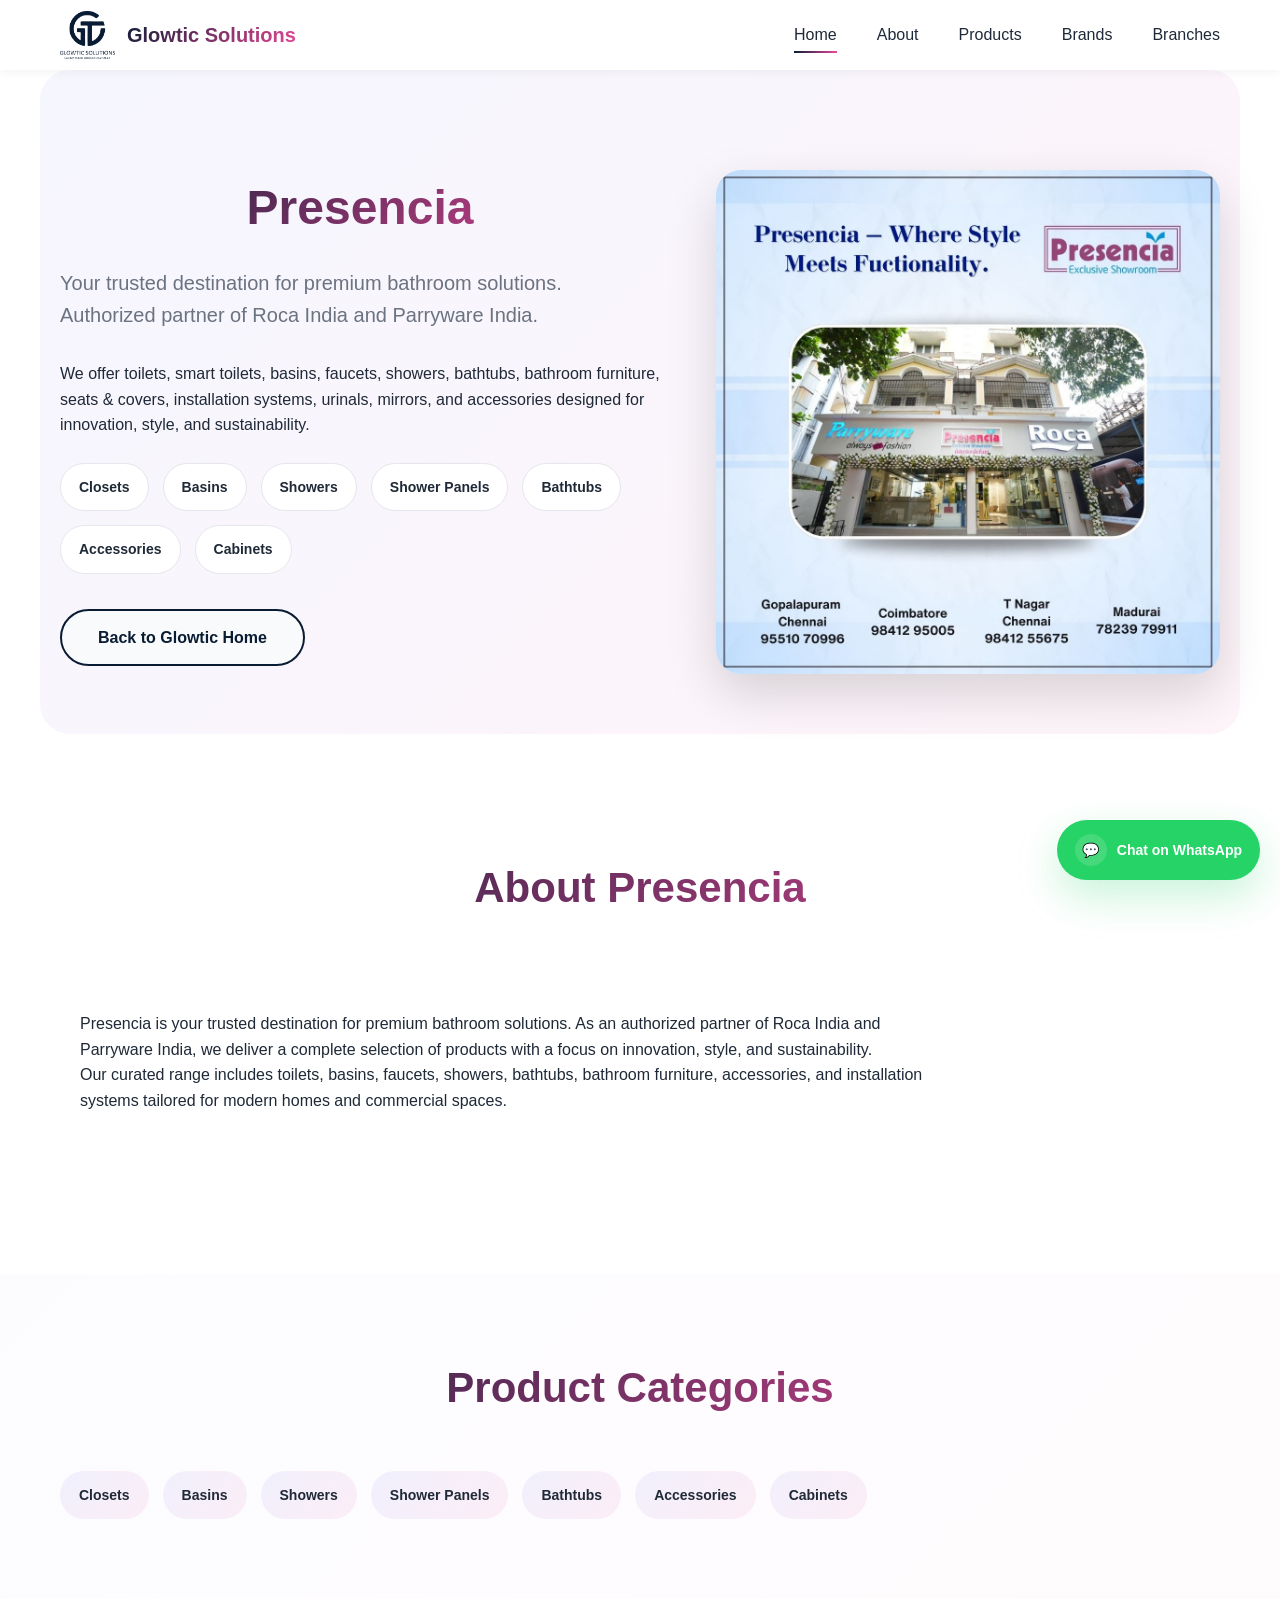
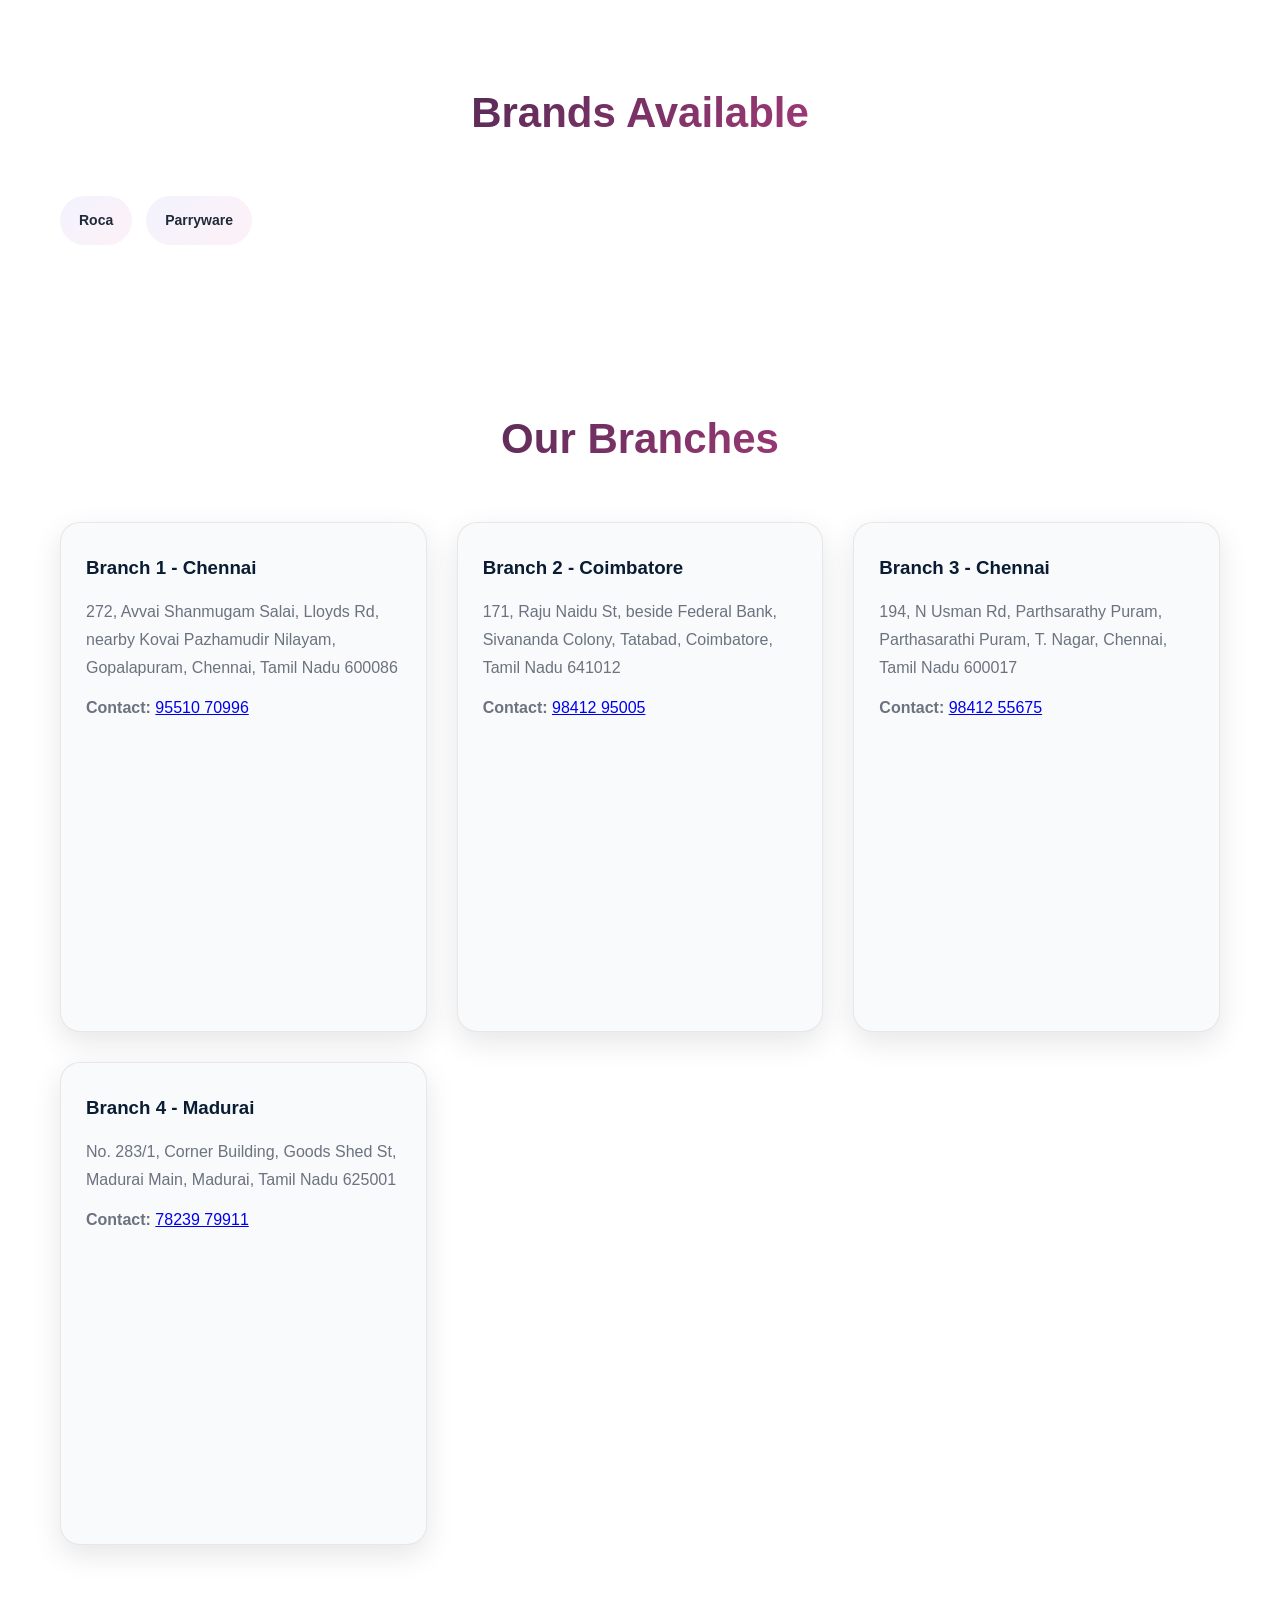
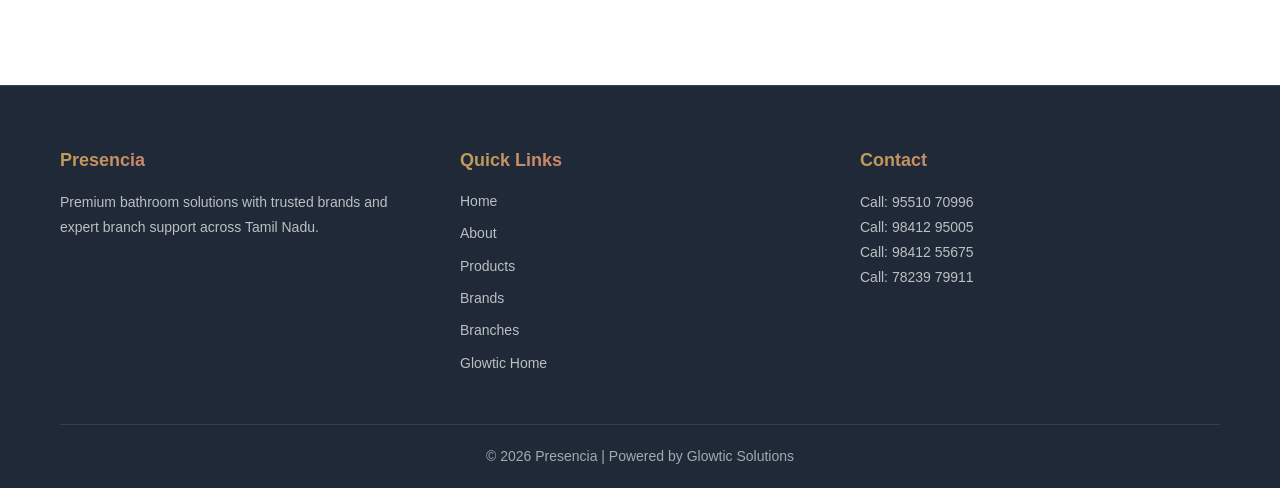
<file: presencia.html>
<!DOCTYPE html>
<html lang="en">
<head>
    <!-- Google tag (gtag.js) -->
    <script async src="https://www.googletagmanager.com/gtag/js?id=AW-17692422627"></script>
    <script>
      window.dataLayer = window.dataLayer || [];
      function gtag(){dataLayer.push(arguments);}
      gtag('js', new Date());
      gtag('config', 'AW-17692422627');
    </script>

    <meta charset="UTF-8">
    <meta name="viewport" content="width=device-width, initial-scale=1.0">
    <title>Presencia | Premium Bathroom Solutions</title>
    <meta name="description" content="Presencia is your trusted destination for premium bathroom solutions. Authorized partner of Roca India and Parryware India offering toilets, basins, faucets, showers, bathtubs, furniture, mirrors, and accessories.">
    <meta name="robots" content="index, follow">
    <link rel="stylesheet" href="styles.css">
    <link rel="icon" type="image/x-icon" href="GT_transpant_logo.png">
</head>
<body>
    <nav class="navbar">
        <div class="nav-container">
            <div class="logo">
                <img src="GT_transpant_logo.png" alt="Glowtic Solutions Logo" class="logo-img">
                <span class="logo-text">Glowtic Solutions</span>
            </div>
            <div class="nav-menu">
                <a href="#home" class="nav-link active">Home</a>
                <a href="#about" class="nav-link">About</a>
                <a href="#products" class="nav-link">Products</a>
                <a href="#brands" class="nav-link">Brands</a>
                <a href="#branches" class="nav-link">Branches</a>
            </div>
            <div class="hamburger">
                <span></span>
                <span></span>
                <span></span>
            </div>
        </div>
    </nav>

    <section id="home" class="page active">
        <div class="client-hero container">
            <div class="hero-content">
                <h1 class="page-title">Presencia</h1>
                <p class="hero-subtitle">Your trusted destination for premium bathroom solutions. Authorized partner of Roca India and Parryware India.</p>
                <p>We offer toilets, smart toilets, basins, faucets, showers, bathtubs, bathroom furniture, seats & covers, installation systems, urinals, mirrors, and accessories designed for innovation, style, and sustainability.</p>
                <div class="client-chips">
                    <span class="client-chip">Closets</span>
                    <span class="client-chip">Basins</span>
                    <span class="client-chip">Showers</span>
                    <span class="client-chip">Shower Panels</span>
                    <span class="client-chip">Bathtubs</span>
                    <span class="client-chip">Accessories</span>
                    <span class="client-chip">Cabinets</span>
                </div>
                <div class="client-footer-cta">
                    <a href="index.html" class="cta-button secondary-btn">Back to Glowtic Home</a>
                </div>
            </div>
            <div class="hero-image">
                <img src="assets/test.jpeg" alt="Presencia Bathroom Solutions" class="client-banner-image">
            </div>
        </div>
    </section>

    <section id="about" class="services-preview">
        <div class="container">
            <h2 class="section-title">About Presencia</h2>
            <div class="about-container">
                <div class="about-content">
                    <p>Presencia is your trusted destination for premium bathroom solutions. As an authorized partner of Roca India and Parryware India, we deliver a complete selection of products with a focus on innovation, style, and sustainability.</p>
                    <p>Our curated range includes toilets, basins, faucets, showers, bathtubs, bathroom furniture, accessories, and installation systems tailored for modern homes and commercial spaces.</p>
                </div>
            </div>
        </div>
    </section>

    <section id="products" class="why-choose-us">
        <div class="container">
            <h2 class="section-title">Product Categories</h2>
            <div class="brands-list">
                <span class="brand-pill">Closets</span>
                <span class="brand-pill">Basins</span>
                <span class="brand-pill">Showers</span>
                <span class="brand-pill">Shower Panels</span>
                <span class="brand-pill">Bathtubs</span>
                <span class="brand-pill">Accessories</span>
                <span class="brand-pill">Cabinets</span>
            </div>
        </div>
    </section>

    <section id="brands" class="client-trust">
        <div class="container">
            <h2 class="section-title">Brands Available</h2>
            <div class="brands-list">
                <span class="brand-pill">Roca</span>
                <span class="brand-pill">Parryware</span>
            </div>
        </div>
    </section>

    <section id="branches" class="services-preview">
        <div class="container">
            <h2 class="section-title">Our Branches</h2>
            <div class="branch-grid">
                <div class="branch-card">
                    <div class="branch-card-inner">
                        <h3>Branch 1 - Chennai</h3>
                        <p>272, Avvai Shanmugam Salai, Lloyds Rd, nearby Kovai Pazhamudir Nilayam, Gopalapuram, Chennai, Tamil Nadu 600086</p>
                        <p><strong>Contact:</strong> <a href="tel:+919551070996">95510 70996</a></p>
                    </div>
                    <iframe class="map-embed" src="https://www.google.com/maps?q=272%2C+Avvai+Shanmugam+Salai%2C+Lloyds+Rd%2C+Gopalapuram%2C+Chennai%2C+Tamil+Nadu+600086&output=embed" loading="lazy" referrerpolicy="no-referrer-when-downgrade"></iframe>
                </div>

                <div class="branch-card">
                    <div class="branch-card-inner">
                        <h3>Branch 2 - Coimbatore</h3>
                        <p>171, Raju Naidu St, beside Federal Bank, Sivananda Colony, Tatabad, Coimbatore, Tamil Nadu 641012</p>
                        <p><strong>Contact:</strong> <a href="tel:+919841295005">98412 95005</a></p>
                    </div>
                    <iframe class="map-embed" src="https://www.google.com/maps?q=171%2C+Raju+Naidu+St%2C+beside+Federal+Bank%2C+Sivananda+Colony%2C+Tatabad%2C+Coimbatore%2C+Tamil+Nadu+641012&output=embed" loading="lazy" referrerpolicy="no-referrer-when-downgrade"></iframe>
                </div>

                <div class="branch-card">
                    <div class="branch-card-inner">
                        <h3>Branch 3 - Chennai</h3>
                        <p>194, N Usman Rd, Parthsarathy Puram, Parthasarathi Puram, T. Nagar, Chennai, Tamil Nadu 600017</p>
                        <p><strong>Contact:</strong> <a href="tel:+919841255675">98412 55675</a></p>
                    </div>
                    <iframe class="map-embed" src="https://www.google.com/maps?q=194%2C+N+Usman+Rd%2C+Parthsarathy+Puram%2C+T.+Nagar%2C+Chennai%2C+Tamil+Nadu+600017&output=embed" loading="lazy" referrerpolicy="no-referrer-when-downgrade"></iframe>
                </div>

                <div class="branch-card">
                    <div class="branch-card-inner">
                        <h3>Branch 4 - Madurai</h3>
                        <p>No. 283/1, Corner Building, Goods Shed St, Madurai Main, Madurai, Tamil Nadu 625001</p>
                        <p><strong>Contact:</strong> <a href="tel:+917823979911">78239 79911</a></p>
                    </div>
                    <iframe class="map-embed" src="https://www.google.com/maps?q=No.+283%2F1%2C+Corner+Building%2C+Goods+Shed+St%2C+Madurai+Main%2C+Madurai%2C+Tamil+Nadu+625001&output=embed" loading="lazy" referrerpolicy="no-referrer-when-downgrade"></iframe>
                </div>
            </div>
        </div>
    </section>

    <footer class="footer">
        <div class="container">
            <div class="footer-content">
                <div class="footer-section">
                    <h4>Presencia</h4>
                    <p>Premium bathroom solutions with trusted brands and expert branch support across Tamil Nadu.</p>
                </div>
                <div class="footer-section">
                    <h4>Quick Links</h4>
                    <ul>
                        <li><a href="#home">Home</a></li>
                        <li><a href="#about">About</a></li>
                        <li><a href="#products">Products</a></li>
                        <li><a href="#brands">Brands</a></li>
                        <li><a href="#branches">Branches</a></li>
                        <li><a href="index.html">Glowtic Home</a></li>
                    </ul>
                </div>
                <div class="footer-section">
                    <h4>Contact</h4>
                    <p>Call: <a href="tel:+919551070996">95510 70996</a><br>
                    Call: <a href="tel:+919841295005">98412 95005</a><br>
                    Call: <a href="tel:+919841255675">98412 55675</a><br>
                    Call: <a href="tel:+917823979911">78239 79911</a></p>
                </div>
            </div>
            <div class="footer-bottom">
                <p>&copy; 2026 Presencia | Powered by Glowtic Solutions</p>
            </div>
        </div>
    </footer>

    <a href="https://wa.me/919551070996?text=Hello%20Presencia%20team%2C%20I%20would%20like%20more%20information%20about%20your%20bathroom%20solutions." target="_blank" rel="noopener noreferrer" class="whatsapp-float" aria-label="Chat on WhatsApp">
        <span class="whatsapp-float-icon">💬</span>
        <span>Chat on WhatsApp</span>
    </a>
    <script src="script.js"></script>
</body>
</html>
</file>
<file: styles.css>
/* ============================================
   GLOWTIC SOLUTIONS - STYLES.CSS
   Modern Digital Marketing Agency Website
   ============================================ */

/* Variables */
:root {
    --primary-color: #0a1c33;
    --primary-dark: #051424;
    --secondary-color: #ec4899;
    --text-dark: #1f2937;
    --text-light: #6b7280;
    --bg-light: #f9fafb;
    --bg-white: #ffffff;
    --border-color: #e5e7eb;
    --shadow: 0 10px 30px rgba(0, 0, 0, 0.1);
    --shadow-lg: 0 20px 50px rgba(0, 0, 0, 0.15);
    --transition: all 0.3s ease;
}

/* ============================================
   RESET & BASE STYLES
   ============================================ */

* {
    margin: 0;
    padding: 0;
    box-sizing: border-box;
}

html {
    scroll-behavior: smooth;
}

body {
    font-family: 'Segoe UI', Tahoma, Geneva, Verdana, sans-serif;
    color: var(--text-dark);
    background-color: var(--bg-white);
    line-height: 1.6;
    overflow-x: hidden;
    display: flex;
    flex-direction: column;
    min-height: 100vh;
    padding-top: 70px;
}

.container {
    max-width: 1200px;
    margin: 0 auto;
    padding: 0 20px;
}

/* ============================================
   NAVIGATION
   ============================================ */

.navbar {
    position: fixed;
    top: 0;
    left: 0;
    right: 0;
    width: 100%;
    background: rgba(255, 255, 255, 0.95);
    backdrop-filter: blur(10px);
    z-index: 9999;
    box-shadow: 0 2px 10px rgba(0, 0, 0, 0.05);
    display: flex !important;
    visibility: visible !important;
}

.nav-container {
    max-width: 1200px;
    margin: 0 auto;
    padding: 0 20px;
    display: flex;
    justify-content: space-between;
    align-items: center;
    height: 70px;
    width: 100%;
}

.logo {
    display: flex;
    align-items: center;
    gap: 12px;
    cursor: pointer;
    flex-shrink: 0;
    transition: var(--transition);
}

.logo:hover {
    opacity: 0.8;
}

.logo-img {
    width: 55px;
    height: 55px;
    border-radius: 0%;
    object-fit: contain;
}

.logo-text {
    font-size: 20px;
    font-weight: 700;
    background: linear-gradient(135deg, var(--primary-color), var(--secondary-color));
    -webkit-background-clip: text;
    -webkit-text-fill-color: transparent;
    background-clip: text;
    white-space: nowrap;
}

.nav-menu {
    display: flex !important;
    gap: 40px;
    list-style: none;
    flex-shrink: 0;
    visibility: visible !important;
    margin-left: auto;
}

.nav-link {
    text-decoration: none;
    color: var(--text-dark);
    font-weight: 500;
    transition: var(--transition);
    position: relative;
    white-space: nowrap;
}

.nav-link::after {
    content: '';
    position: absolute;
    bottom: -5px;
    left: 0;
    width: 0;
    height: 2px;
    background: linear-gradient(90deg, var(--primary-color), var(--secondary-color));
    transition: var(--transition);
}

.nav-link:hover::after,
.nav-link.active::after {
    width: 100%;
}

.hamburger {
    display: none;
    flex-direction: column;
    gap: 5px;
    cursor: pointer;
    z-index: 10000;
    position: relative;
    padding: 8px;
}

.hamburger span {
    width: 25px;
    height: 3px;
    background: var(--text-dark);
    border-radius: 3px;
    transition: var(--transition);
    display: block;
}

/* ============================================
   HERO SECTION
   ============================================ */

.hero {
    margin-top: 0px;
    min-height: 500px;
    display: flex;
    align-items: center;
    justify-content: space-between;
    padding: 60px 20px;
    background: linear-gradient(135deg, rgba(99, 102, 241, 0.05) 0%, rgba(236, 72, 153, 0.05) 100%);
    position: relative;
    overflow: hidden;
}

.hero::before {
    content: '';
    position: absolute;
    top: -50%;
    right: -10%;
    width: 500px;
    height: 500px;
    background: radial-gradient(circle, rgba(99, 102, 241, 0.1) 0%, transparent 70%);
    border-radius: 50%;
}

.hero-content {
    flex: 1;
    max-width: 600px;
    z-index: 2;
}

.hero-title {
    font-size: 56px;
    font-weight: 800;
    line-height: 1.2;
    margin-bottom: 20px;
    background: linear-gradient(135deg, var(--primary-color), var(--secondary-color));
    -webkit-background-clip: text;
    -webkit-text-fill-color: transparent;
    background-clip: text;
}

.hero-subtitle {
    font-size: 20px;
    color: var(--text-light);
    margin-bottom: 30px;
    line-height: 1.6;
}

.page-subtitle {
    font-size: 18px;
    color: var(--text-light);
    text-align: center;
    margin-bottom: 20px;
    font-style: italic;
}

.hero-image {
    flex: 1;
    display: flex;
    justify-content: center;
    align-items: center;
}

.animated-shape {
    width: 300px;
    height: 300px;
    background: linear-gradient(135deg, var(--primary-color), var(--secondary-color));
    border-radius: 30% 70% 70% 30% / 30% 30% 70% 70%;
    animation: morph 8s ease-in-out infinite;
    box-shadow: 0 20px 60px rgba(99, 102, 241, 0.3);
}

@keyframes morph {
    0%, 100% {
        border-radius: 30% 70% 70% 30% / 30% 30% 70% 70%;
        transform: translate(0, 0) scale(1);
    }
    50% {
        border-radius: 70% 30% 30% 70% / 70% 70% 30% 30%;
        transform: translate(20px, -20px) scale(1.05);
    }
}

/* ============================================
   BUTTONS & CTAs
   ============================================ */

.cta-button {
    padding: 14px 40px;
    border: none;
    border-radius: 50px;
    font-size: 16px;
    font-weight: 600;
    cursor: pointer;
    transition: var(--transition);
    text-decoration: none;
    display: inline-block;
}

.primary-btn {
    background: linear-gradient(135deg, var(--primary-color), var(--primary-dark));
    color: white;
    box-shadow: 0 8px 20px rgba(99, 102, 241, 0.3);
}

.primary-btn:hover {
    transform: translateY(-2px);
    box-shadow: 0 12px 30px rgba(99, 102, 241, 0.4);
}

.secondary-btn {
    background: var(--bg-light);
    color: var(--primary-color);
    border: 2px solid var(--primary-color);
}

.secondary-btn:hover {
    background: var(--primary-color);
    color: white;
}

/* ============================================
   SECTION TITLES & TYPOGRAPHY
   ============================================ */

.section-title {
    font-size: 42px;
    font-weight: 800;
    text-align: center;
    margin-bottom: 50px;
    background: linear-gradient(135deg, var(--primary-color), var(--secondary-color));
    -webkit-background-clip: text;
    -webkit-text-fill-color: transparent;
    background-clip: text;
}

.page-title {
    font-size: 48px;
    font-weight: 800;
    text-align: center;
    margin-bottom: 20px;
    padding-top: 0px;
    background: linear-gradient(135deg, var(--primary-color), var(--secondary-color));
    -webkit-background-clip: text;
    -webkit-text-fill-color: transparent;
    background-clip: text;
}

.client-hero {
    padding: 100px 20px 60px;
    display: grid;
    grid-template-columns: 1.1fr 0.9fr;
    align-items: center;
    gap: 40px;
    background: linear-gradient(135deg, rgba(99, 102, 241, 0.06), rgba(236, 72, 153, 0.06));
    border-radius: 30px;
    margin-bottom: 40px;
}

.client-banner-image {
    width: 100%;
    height: auto;
    border-radius: 25px;
    object-fit: cover;
    box-shadow: var(--shadow-lg);
}

.client-chips,
.brands-list {
    display: flex;
    flex-wrap: wrap;
    gap: 14px;
    margin-top: 25px;
}

.client-chip,
.brand-pill {
    display: inline-flex;
    align-items: center;
    justify-content: center;
    padding: 12px 18px;
    border-radius: 999px;
    font-size: 14px;
    font-weight: 700;
    border: 1px solid var(--border-color);
    background: var(--bg-white);
    color: var(--text-dark);
}

.brand-pill {
    background: linear-gradient(135deg, rgba(99, 102, 241, 0.08), rgba(236, 72, 153, 0.08));
    border-color: transparent;
}

.branch-grid {
    display: grid;
    grid-template-columns: repeat(auto-fit, minmax(300px, 1fr));
    gap: 30px;
    margin-top: 30px;
}

.branch-card {
    background: var(--bg-light);
    border-radius: 20px;
    overflow: hidden;
    border: 1px solid rgba(15, 23, 42, 0.08);
    box-shadow: var(--shadow);
}

.branch-card-inner {
    padding: 30px 25px;
}

.branch-card h3 {
    margin-bottom: 15px;
    color: var(--primary-color);
}

.branch-card p {
    color: var(--text-light);
    line-height: 1.75;
    margin-bottom: 12px;
}

.map-embed {
    width: 100%;
    min-height: 260px;
    border: 0;
}

.client-footer-cta {
    margin-top: 35px;
}

.client-footer-cta .secondary-btn {
    padding: 14px 36px;
}

/* ============================================
   SERVICES PREVIEW SECTION
   ============================================ */

.services-preview {
    padding: 80px 20px;
    background: var(--bg-white);
}

.services-grid-preview {
    display: grid;
    grid-template-columns: repeat(auto-fit, minmax(250px, 1fr));
    gap: 30px;
    margin-bottom: 40px;
}

.service-card-preview {
    background: var(--bg-light);
    padding: 40px 30px;
    border-radius: 15px;
    text-align: center;
    transition: var(--transition);
    border: 2px solid transparent;
}

.service-card-preview:hover {
    border-color: var(--primary-color);
    transform: translateY(-10px);
    box-shadow: var(--shadow-lg);
}

.service-icon {
    font-size: 48px;
    margin-bottom: 20px;
    display: block;
}

.service-card-preview h3 {
    font-size: 22px;
    margin-bottom: 12px;
    color: var(--text-dark);
}

.service-card-preview p {
    color: var(--text-light);
    line-height: 1.6;
}

/* ============================================
   WHY CHOOSE US SECTION
   ============================================ */

.why-choose-us {
    padding: 80px 20px;
    background: linear-gradient(135deg, rgba(99, 102, 241, 0.02) 0%, rgba(236, 72, 153, 0.02) 100%);
}

.why-content {
    max-width: 900px;
    margin: 0 auto;
}

.why-list {
    display: grid;
    gap: 25px;
}

.why-item {
    display: flex;
    gap: 25px;
    align-items: flex-start;
}

.check-icon {
    width: 40px;
    height: 40px;
    background: linear-gradient(135deg, var(--primary-color), var(--secondary-color));
    color: white;
    border-radius: 50%;
    display: flex;
    align-items: center;
    justify-content: center;
    font-size: 22px;
    flex-shrink: 0;
}

.why-text h4 {
    font-size: 20px;
    margin-bottom: 8px;
    color: var(--text-dark);
}

.why-text p {
    color: var(--text-light);
    line-height: 1.6;
}

/* ============================================
   CLIENT TRUST SECTION
   ============================================ */

.client-trust {
    padding: 80px 20px;
    background: var(--bg-white);
}

.client-logos {
    display: grid;
    grid-template-columns: repeat(auto-fit, minmax(150px, 1fr));
    gap: 30px;
    margin-bottom: 60px;
}

.client-logo {
    background: var(--bg-light);
    padding: 30px;
    border-radius: 10px;
    text-align: center;
    font-weight: 600;
    color: var(--text-light);
    transition: var(--transition);
    border: 2px solid transparent;
}

.client-logo:hover {
    border-color: var(--primary-color);
    color: var(--primary-color);
    background: rgba(99, 102, 241, 0.05);
}

.stats {
    display: grid;
    grid-template-columns: repeat(auto-fit, minmax(200px, 1fr));
    gap: 40px;
    text-align: center;
}

.stat h3 {
    font-size: 42px;
    background: linear-gradient(135deg, var(--primary-color), var(--secondary-color));
    -webkit-background-clip: text;
    -webkit-text-fill-color: transparent;
    background-clip: text;
    margin-bottom: 10px;
}

.stat p {
    color: var(--text-light);
    font-size: 16px;
}

/* ============================================
   HOME CONTACT CTA SECTION
   ============================================ */

.home-contact-cta {
    padding: 80px 20px;
    background: linear-gradient(135deg, rgba(99, 102, 241, 0.08), rgba(236, 72, 153, 0.08));
    text-align: center;
}

.home-contact-cta h2 {
    font-size: 42px;
    margin-bottom: 15px;
    background: linear-gradient(135deg, var(--primary-color), var(--secondary-color));
    -webkit-background-clip: text;
    -webkit-text-fill-color: transparent;
    background-clip: text;
}

.home-contact-cta p {
    font-size: 18px;
    color: var(--text-light);
    margin-bottom: 30px;
}

/* ============================================
   PAGE SECTIONS
   ============================================ */

.page {
    display: none;
    animation: fadeIn 0.5s ease-in;
}

.page.active {
    display: block;
}

@keyframes fadeIn {
    from {
        opacity: 0;
        transform: translateY(20px);
    }
    to {
        opacity: 1;
        transform: translateY(0);
    }
}

/* ============================================
   ABOUT PAGE
   ============================================ */

.about-container {
    padding: 40px 20px;
    max-width: 900px;
}

.about-content {
    margin-bottom: 40px;
}

.about-section {
    margin-bottom: 50px;
}

.about-section h2 {
    font-size: 28px;
    margin-bottom: 15px;
    color: var(--primary-color);
}

.about-section p {
    color: var(--text-light);
    line-height: 1.8;
    margin-bottom: 15px;
    font-size: 16px;
}

.expertise-list {
    list-style: none;
    margin-top: 15px;
}

.expertise-list li {
    padding: 10px 0;
    padding-left: 25px;
    color: var(--text-light);
    position: relative;
}

.expertise-list li::before {
    content: '→';
    position: absolute;
    left: 0;
    color: var(--primary-color);
    font-weight: bold;
}

.values-grid {
    display: grid;
    grid-template-columns: repeat(auto-fit, minmax(200px, 1fr));
    gap: 25px;
    margin-top: 20px;
}

.value-card {
    background: var(--bg-light);
    padding: 25px;
    border-radius: 10px;
    text-align: center;
    border-left: 4px solid var(--primary-color);
    transition: var(--transition);
}

.value-card:hover {
    transform: translateY(-5px);
    box-shadow: var(--shadow);
}

.value-card h3 {
    color: var(--primary-color);
    margin-bottom: 10px;
}

.value-card p {
    color: var(--text-light);
    font-size: 14px;
}

/* ============================================
   SERVICES PAGE
   ============================================ */

.services-container {
    padding: 40px 20px;
}

.services-intro {
    text-align: center;
    font-size: 18px;
    color: var(--text-light);
    margin-bottom: 60px;
}

.services-full-grid {
    display: grid;
    grid-template-columns: repeat(auto-fit, minmax(320px, 1fr));
    gap: 30px;
    margin-bottom: 60px;
}

.service-full-card {
    background: var(--bg-white);
    border: 2px solid var(--border-color);
    border-radius: 15px;
    overflow: hidden;
    transition: var(--transition);
}

.service-full-card:hover {
    border-color: var(--primary-color);
    box-shadow: var(--shadow-lg);
    transform: translateY(-5px);
}

.service-header {
    background: linear-gradient(135deg, rgba(99, 102, 241, 0.1), rgba(236, 72, 153, 0.1));
    padding: 30px 25px;
    text-align: center;
    border-bottom: 2px solid var(--border-color);
}

.service-large-icon {
    font-size: 56px;
    margin-bottom: 15px;
}

.service-header h2 {
    font-size: 24px;
    color: var(--primary-color);
}

.service-body {
    padding: 30px 25px;
}

.service-body h3 {
    font-size: 20px;
    margin-bottom: 12px;
    color: var(--text-dark);
}

.service-body p {
    color: var(--text-light);
    margin-bottom: 20px;
    line-height: 1.7;
}

.service-body h4 {
    font-size: 16px;
    color: var(--primary-color);
    margin-top: 20px;
    margin-bottom: 12px;
}

.service-body ul {
    list-style: none;
    margin-bottom: 15px;
}

.service-body ul li {
    padding: 8px 0;
    padding-left: 20px;
    color: var(--text-light);
    position: relative;
}

.service-body ul li::before {
    content: '✓';
    position: absolute;
    left: 0;
    color: var(--secondary-color);
    font-weight: bold;
}

.service-cta {
    background: linear-gradient(135deg, rgba(99, 102, 241, 0.1), rgba(236, 72, 153, 0.1));
    padding: 60px;
    border-radius: 20px;
    text-align: center;
}

.service-cta h2 {
    font-size: 32px;
    margin-bottom: 12px;
    color: var(--text-dark);
}

.service-cta p {
    color: var(--text-light);
    margin-bottom: 30px;
    font-size: 16px;
}

/* ============================================
   CONTACT PAGE
   ============================================ */

.contact-container {
    padding: 40px 20px;
}

.contact-intro {
    text-align: center;
    font-size: 18px;
    color: var(--text-light);
    margin-bottom: 50px;
}

.contact-content {
    display: grid;
    grid-template-columns: 1fr 1fr;
    gap: 50px;
    align-items: flex-start;
}

.contact-form-section h2,
.contact-info-section h2 {
    font-size: 28px;
    margin-bottom: 30px;
    color: var(--primary-color);
}

.contact-form {
    display: grid;
    gap: 20px;
}

.form-group {
    display: flex;
    flex-direction: column;
}

.form-group label {
    font-weight: 600;
    margin-bottom: 8px;
    color: var(--text-dark);
}

.form-group input,
.form-group select,
.form-group textarea {
    padding: 12px 15px;
    border: 2px solid var(--border-color);
    border-radius: 8px;
    font-family: inherit;
    font-size: 14px;
    transition: var(--transition);
    color: var(--text-dark);
}

.form-group input:focus,
.form-group select:focus,
.form-group textarea:focus {
    outline: none;
    border-color: var(--primary-color);
    box-shadow: 0 0 0 3px rgba(99, 102, 241, 0.1);
}

.form-group textarea {
    resize: vertical;
    font-family: inherit;
}

.form-message {
    padding: 15px;
    border-radius: 8px;
    margin-top: 10px;
    display: none;
}

.form-message.success {
    background: #d1fae5;
    color: #065f46;
    border: 1px solid #6ee7b7;
    display: block;
}

.form-message.error {
    background: #fee2e2;
    color: #991b1b;
    border: 1px solid #fca5a5;
    display: block;
}

.info-block {
    background: var(--bg-light);
    padding: 25px;
    border-radius: 10px;
    margin-bottom: 25px;
    border-left: 4px solid var(--primary-color);
}

.info-block h3 {
    font-size: 18px;
    margin-bottom: 12px;
    color: var(--text-dark);
}

.info-block p,
.info-block ul li {
    color: var(--text-light);
    line-height: 1.7;
}

.info-block a {
    color: var(--primary-color);
    text-decoration: none;
    font-weight: 600;
    transition: var(--transition);
}

.info-block a:hover {
    color: var(--secondary-color);
}

.whatsapp-link {
    display: inline-block;
    background: #25D366;
    color: white !important;
    padding: 10px 20px;
    border-radius: 6px;
    text-decoration: none;
    font-weight: 600;
    transition: var(--transition);
}

.whatsapp-link:hover {
    background: #1fa857;
    color: white !important;
    transform: translateY(-2px);
    box-shadow: 0 5px 15px rgba(37, 211, 102, 0.3);
}

.whatsapp-float {
    position: fixed;
    right: 20px;
    bottom: 20px;
    z-index: 9999;
    display: inline-flex;
    align-items: center;
    gap: 10px;
    background: #25D366;
    color: white;
    padding: 14px 18px;
    border-radius: 999px;
    text-decoration: none;
    font-size: 14px;
    font-weight: 700;
    box-shadow: 0 16px 40px rgba(37, 211, 102, 0.25);
    transition: transform 0.2s ease, box-shadow 0.2s ease;
}

.whatsapp-float:hover {
    transform: translateY(-3px);
    box-shadow: 0 20px 50px rgba(37, 211, 102, 0.35);
}

.whatsapp-float-icon {
    width: 32px;
    height: 32px;
    display: inline-flex;
    align-items: center;
    justify-content: center;
    border-radius: 50%;
    background: rgba(255, 255, 255, 0.15);
}

.info-block.highlight {
    background: linear-gradient(135deg, rgba(99, 102, 241, 0.1), rgba(236, 72, 153, 0.1));
    border-left-color: var(--secondary-color);
}

.info-block ul {
    list-style: none;
    padding: 0;
}

.info-block ul li {
    padding: 8px 0;
    padding-left: 20px;
    position: relative;
}

.info-block ul li::before {
    content: '✓';
    position: absolute;
    left: 0;
    color: var(--secondary-color);
    font-weight: bold;
}

.follow-us-block {
    margin-top: 20px;
}

.contact-follow-social {
    display: flex;
    gap: 12px;
    flex-wrap: wrap;
    margin-top: 10px;
}

.contact-follow-social a {
    display: inline-flex;
    align-items: center;
    justify-content: center;
    width: 44px;
    height: 44px;
    border-radius: 50%;
    background: rgba(189, 158, 87, 0.15);
    color: #bd9e57;
    transition: var(--transition);
}

.contact-follow-social a svg {
    width: 24px;
    height: 24px;
    fill: #0a1c33;
}

.contact-follow-social a:hover {
    background: #bd9e57;
    color: #fff;
}

.contact-follow-social a:hover svg {
    fill: #fff;
}

/* ============================================
   FOOTER
   ============================================ */

.footer {
    background: var(--text-dark);
    color: white;
    padding: 60px 20px 20px;
    margin-top: 60px;
    border-top: 1px solid rgba(255, 255, 255, 0.1);
}

.footer-content {
    display: grid;
    grid-template-columns: repeat(auto-fit, minmax(250px, 1fr));
    gap: 40px;
    margin-bottom: 40px;
}

.footer-section h4 {
    font-size: 18px;
    margin-bottom: 15px;
    background: linear-gradient(135deg, #bd9e57, #ec4899);
    -webkit-background-clip: text;
    -webkit-text-fill-color: transparent;
    background-clip: text;
}

.footer-section p {
    color: rgba(255, 255, 255, 0.7);
    line-height: 1.8;
    margin-bottom: 10px;
    font-size: 14px;
}

.footer-section ul {
    list-style: none;
}

.footer-section ul li {
    color: rgba(255, 255, 255, 0.7);
    margin-bottom: 10px;
    transition: var(--transition);
    font-size: 14px;
}

.footer-section ul li:hover,
.footer-section a:hover {
    color: white;
}

.footer-section a {
    color: rgba(255, 255, 255, 0.7);
    text-decoration: none;
    transition: var(--transition);
}

.footer-social {
    display: flex;
    flex-wrap: wrap;
    gap: 15px;
    align-items: center;
    margin-top: 10px;
}

.footer-social-inline {
    gap: 15px;
}

.footer-social a {
    display: inline-flex;
    align-items: center;
    gap: 0;
    color: #bd9e57;
    font-weight: 600;
    font-size: 14px;
    text-decoration: none;
    transition: var(--transition);
}

.footer-social a svg {
    width: 20px;
    height: 20px;
    fill: #bd9e57;
    transition: var(--transition);
}

.footer-social a:hover {
    color: #ffffff;
}

.footer-social a:hover svg {
    fill: #ffffff;
    transform: scale(1.1);
}

.footer-bottom {
    text-align: center;
    padding-top: 20px;
    border-top: 1px solid rgba(255, 255, 255, 0.1);
    color: rgba(255, 255, 255, 0.6);
    font-size: 14px;
}

/* ============================================
   RESPONSIVE DESIGN
   ============================================ */

@media (max-width: 768px) {
    body {
        padding-top: 70px;
    }

    .hamburger {
        display: flex !important;
        visibility: visible !important;
        z-index: 10000;
    }

    .nav-menu {
        position: absolute;
        top: 70px;
        right: 0;
        left: 0;
        flex-direction: column;
        margin-left: 0;
        background-color: white;
        box-shadow: 0 8px 16px rgba(0, 0, 0, 0.1);
        z-index: 999;
        width: 100%;
        padding: 30px 20px;
        gap: 25px;
    }

    .nav-menu.open {
        display: flex !important;
    }

    .nav-menu.closed {
        display: none !important;
    }

    .nav-link {
        font-size: 18px;
        padding: 12px 0;
        border-bottom: 1px solid var(--border-color);
        display: block;
    }

    .nav-link:last-child {
        border-bottom: none;
    }

    .hero {
        flex-direction: column;
        min-height: auto;
        padding: 40px 20px;
    }

    .hero-title {
        font-size: 36px;
    }

    .hero-subtitle {
        font-size: 16px;
    }

    .hero-image {
        margin-top: 40px;
    }

    .animated-shape {
        width: 200px;
        height: 200px;
    }

    .section-title {
        font-size: 32px;
    }

    .page-title {
        font-size: 36px;
    }

    .contact-content {
        grid-template-columns: 1fr;
        gap: 40px;
    }

    .services-full-grid {
        grid-template-columns: 1fr;
    }

    .why-item {
        gap: 15px;
    }

    .services-grid-preview {
        grid-template-columns: 1fr;
    }

    .stats {
        grid-template-columns: 1fr;
    }

    .values-grid {
        grid-template-columns: 1fr;
    }

    .footer-content {
        grid-template-columns: repeat(2, 1fr);
        gap: 20px;
    }

    .service-cta {
        padding: 40px;
    }

    .nav-container {
        justify-content: space-between;
    }
}

@media (max-width: 480px) {
    body {
        padding-top: 70px;
    }

    .hamburger {
        display: flex !important;
        visibility: visible !important;
        z-index: 10000;
    }

    .nav-menu {
        position: absolute;
        top: 70px;
        right: 0;
        left: 0;
        flex-direction: column;
        margin-left: 0;
        background-color: white;
        box-shadow: 0 8px 16px rgba(0, 0, 0, 0.1);
        z-index: 999;
        width: 100%;
        padding: 30px 20px;
        gap: 25px;
    }

    .nav-menu.open {
        display: flex !important;
    }

    .nav-menu.closed {
        display: none !important;
    }

    .nav-link {
        font-size: 16px;
        padding: 12px 0;
        border-bottom: 1px solid var(--border-color);
    }

    .nav-link:last-child {
        border-bottom: none;
    }

    .hero-title {
        font-size: 28px;
    }

    .hero-subtitle {
        font-size: 14px;
    }

    .animated-shape {
        width: 150px;
        height: 150px;
    }

    .section-title {
        font-size: 24px;
    }

    .cta-button {
        padding: 12px 30px;
        font-size: 14px;
    }

    .service-card-preview,
    .info-block {
        padding: 20px;
    }

    .about-section h2 {
        font-size: 22px;
    }

    .footer-content {
        grid-template-columns: 1fr;
        gap: 20px;
    }

    .footer {
        padding: 40px 20px 20px;
    }

    .nav-container {
        padding: 0 15px;
    }

    .logo-text {
        font-size: 16px;
    }
}
</file>
